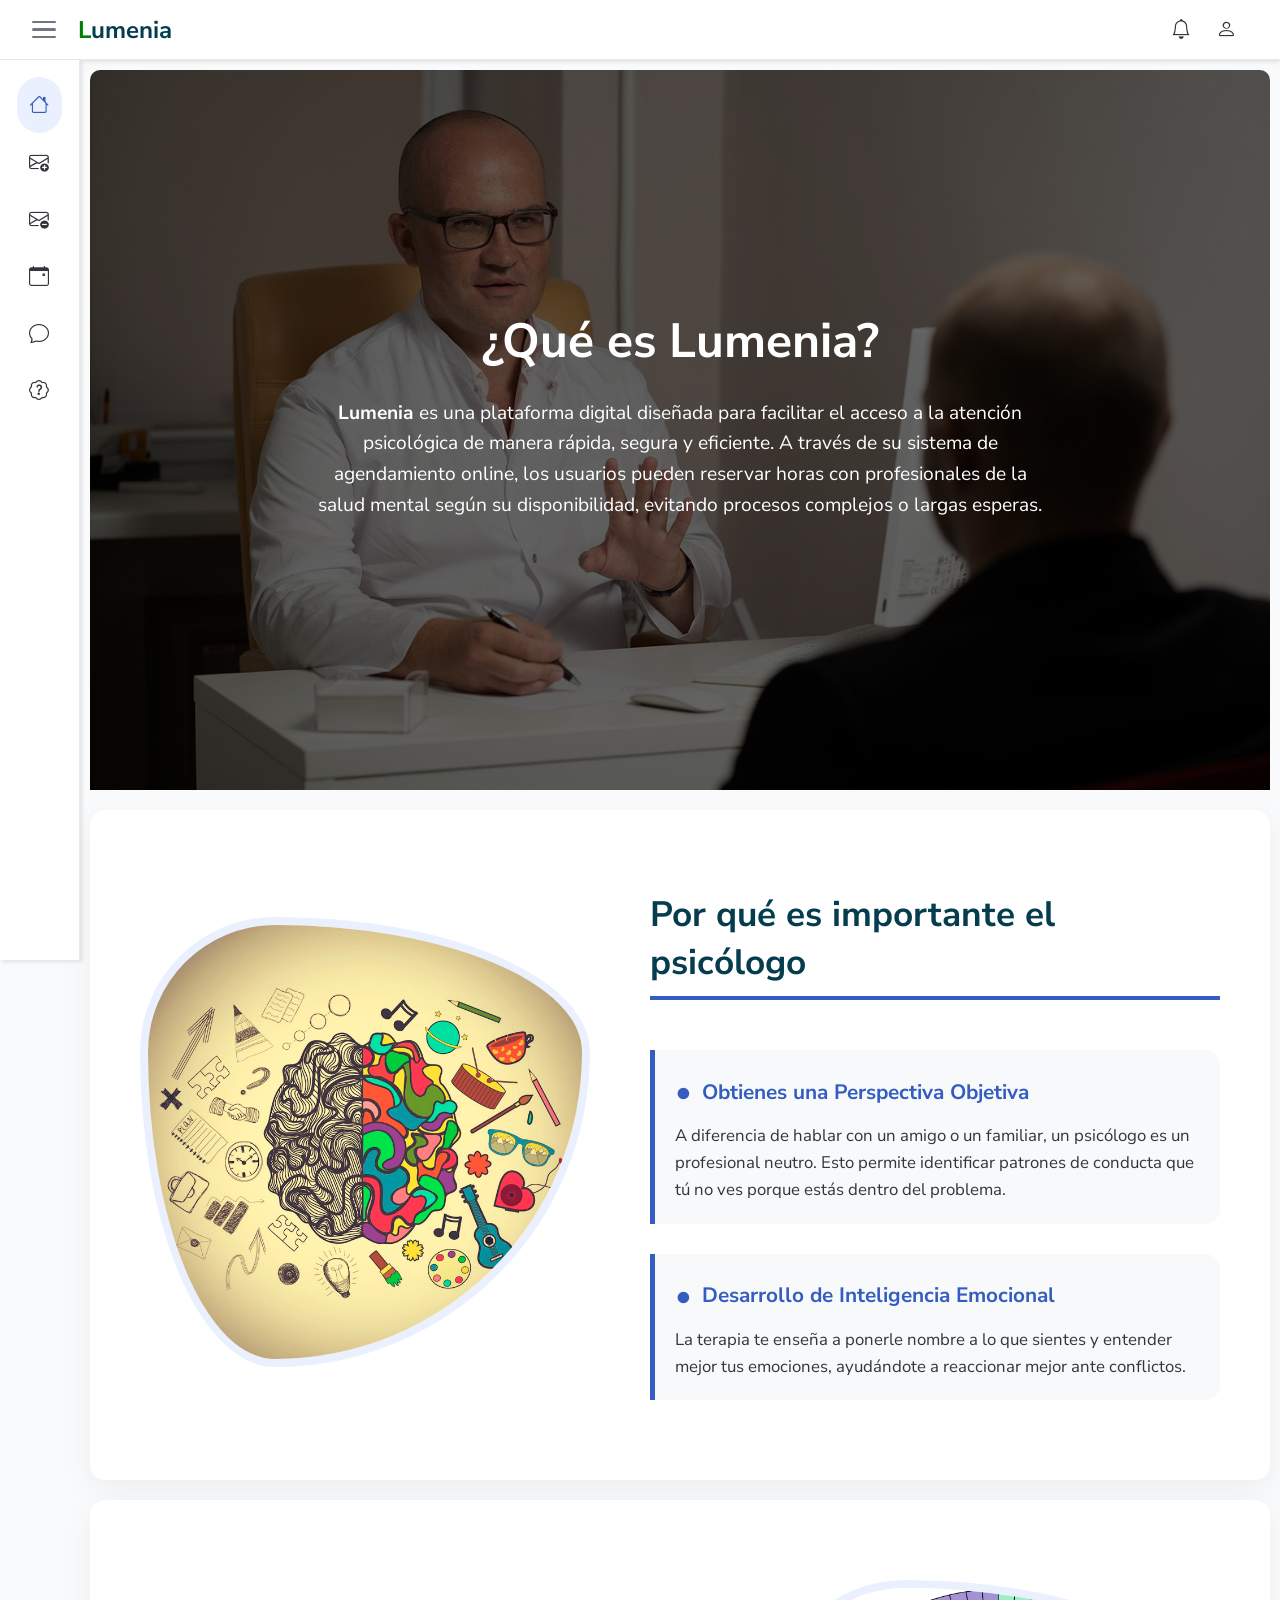
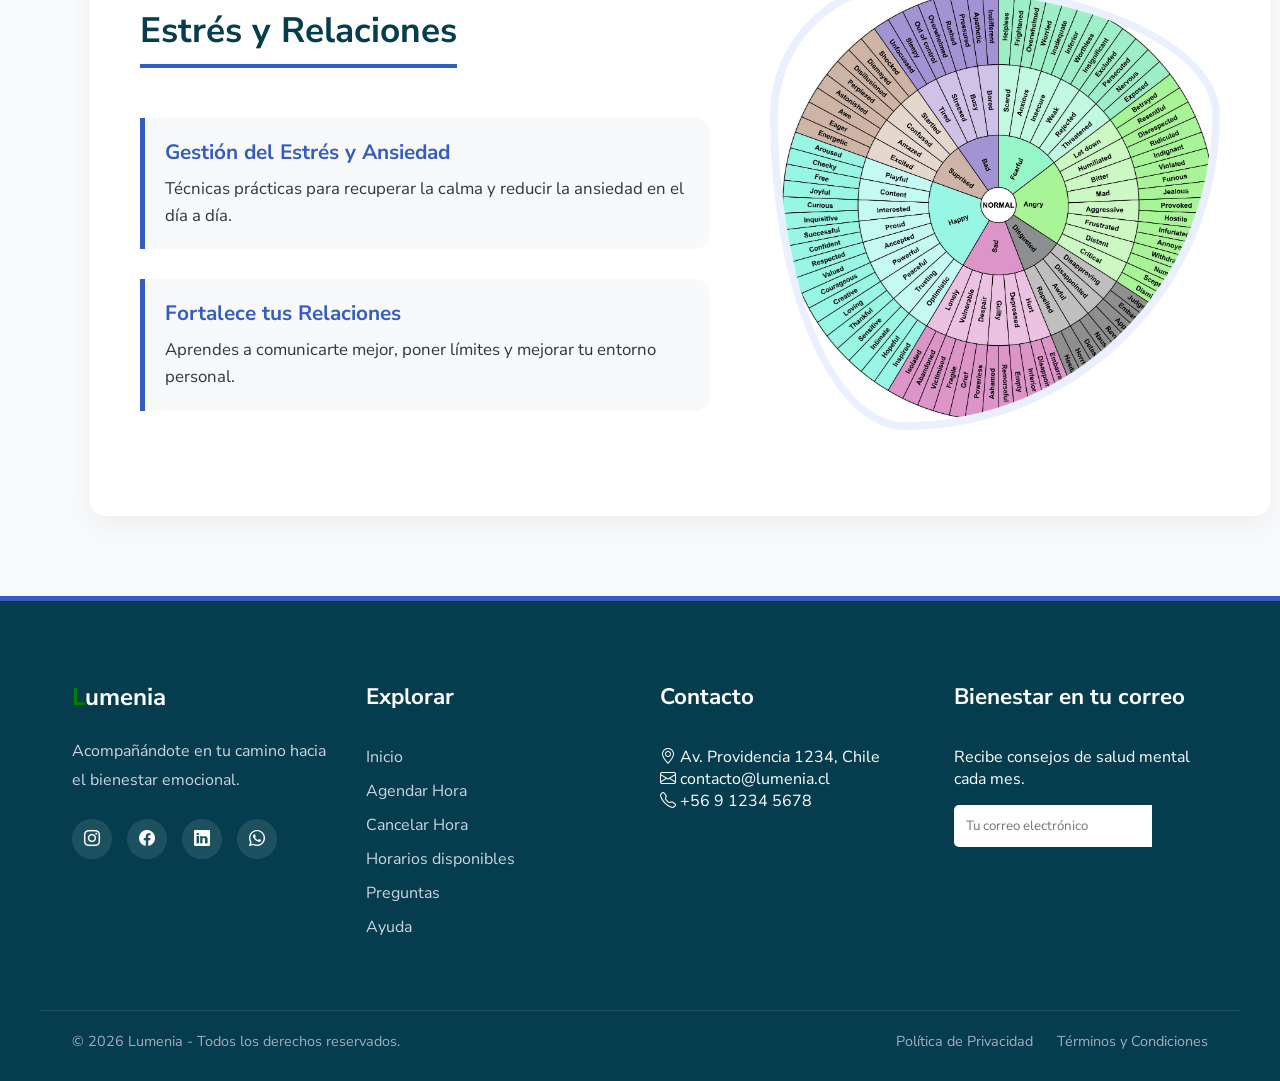
<file: index.html>
<!DOCTYPE html>
<html lang="es">

<head>
    <meta charset="UTF-8">
    <meta name="viewport" content="width=device-width, initial-scale=1.0">
    <title>Lumenia</title>

    <!-- CSS -->
    <link rel="stylesheet" href="static/css/style.css">

    <!-- Bootstrap Icons -->
    <link rel="stylesheet" href="https://cdn.jsdelivr.net/npm/bootstrap-icons@1.13.1/font/bootstrap-icons.min.css">
    <link rel="stylesheet" href="static/css/pages-notice.css">
</head>

<body>

    <!-- HEADER -->
    <header>
        <div class="left">
            <!-- Botón menú (móvil) -->
            <div class="menu-container">
                <div class="menu" id="menu">
                    <div></div>
                    <div></div>
                    <div></div>
                </div>
            </div>

            <div class="brand">
                <h1 class="logo"><span class="green">L</span>umenia</h1>
            </div>
        </div>

        <div class="right">
            <ul>
                <li><a href="#"><i class="bi bi-bell"></i></a></li>
                <li><a href="#" id="open-modal"><i class="bi bi-person"></i></a></li>
            </ul>

        </div>
        <!-- Modal -->
        <dialog class="dialog" id="modal">
            <button id="close-modal">
                <i class="bi bi-x"></i>
            </button>
            <div class="estilos">
                <ul>
                    <li><a href="#" class="zull">Iniciar sesión</a></li>
                    <li><a href="#" class="verdee">Crear cuenta</a></li>
                </ul>
            </div>
        </dialog>
        <!-- fin del modal -->
    </header>
    <!-- SIDEBAR -->
    <aside class="sidebar" id="sidebar">
    <nav>
        <ul>
            <li><a href="index.html" class="selected"><i class="bi bi-house"></i><span>Inicio</span></a></li>
            <li><a href="agendar-hora.html"><i class="bi bi-envelope-plus"></i><span>Agendar Hora</span></a></li>
            <li><a href="cancelar-hora.html"><i class="bi bi-envelope-dash"></i><span>Cancelar Hora</span></a></li>
            <li><a href="horarios.html"><i class="bi bi-calendar-event"></i><span>Horarios disponibles</span></a></li>
            <li><a href="ayuda.html"><i class="bi bi-chat"></i><span>Ayuda</span></a></li>
            <li><a href="preguntas.html"><i class="bi bi-patch-question"></i><span>Preguntas</span></a></li>
        </ul>
    </nav>
</aside>

    <!-- CONTENIDO -->
    <main class="container">

        <!-- HERO -->
        <section class="principio">
            <img src="static/images/doctor-5710150_1280.jpg" class="fondo-img">

            <div class="overlay"></div>

            <div class="caja">
                <div class="titular">
                    <h2>¿Qué es Lumenia?</h2>
                </div>
                <div class="text">
                    <p><b>Lumenia</b> es una plataforma digital diseñada para facilitar el acceso a la atención
                        psicológica de manera rápida, segura y eficiente. A través de su sistema de agendamiento online,
                        los usuarios pueden reservar horas con profesionales de la salud mental según su disponibilidad,
                        evitando procesos complejos o largas esperas.</p>
                </div>
            </div>
        </section>

        <!-- BENEFICIOS 1 -->
        <section class="beneficios_uno">
            <div class="iz_quierda">
                <img src="static/images/shutterstock_2559848801.jpg" alt="referencia psicología">
            </div>

            <div class="de_recha">
                <h2>Por qué es importante el psicólogo</h2>

                <div class="uno">
                    <h3>Obtienes una Perspectiva Objetiva</h3>
                    <p>
                        A diferencia de hablar con un amigo o un familiar, un psicólogo es un profesional neutro.
                        Esto permite identificar patrones de conducta que tú no ves porque estás dentro del problema.
                    </p>
                </div>

                <div class="uno">
                    <h3>Desarrollo de Inteligencia Emocional</h3>
                    <p>
                        La terapia te enseña a ponerle nombre a lo que sientes y entender mejor tus emociones,
                        ayudándote a reaccionar mejor ante conflictos.
                    </p>
                </div>
            </div>
        </section>

        <!-- BENEFICIOS 2 -->
        <section class="beneficios_dos">
            <div class="iz">
                <h2>Estrés y Relaciones</h2>

                <div class="dos">
                    <h3>Gestión del Estrés y Ansiedad</h3>
                    <p>
                        Técnicas prácticas para recuperar la calma y reducir la ansiedad en el día a día.
                    </p>
                </div>

                <div class="dos">
                    <h3>Fortalece tus Relaciones</h3>
                    <p>
                        Aprendes a comunicarte mejor, poner límites y mejorar tu entorno personal.
                    </p>
                </div>
            </div>

            <div class="der_echa">
                <img src="static/images/licensed-image.jfif" alt="emociones">
            </div>
        </section>
    </main>

    <!-- FOOTER -->
    <footer class="footer">
        <div class="footer-container">

            <div class="footer-column">
                <h2 class="logo"><span class="green">L</span>umenia</h2>
                <p class="footer-description">
                    Acompañándote en tu camino hacia el bienestar emocional.
                </p>

                <div class="social-links">
                    <a href="#"><i class="bi bi-instagram"></i></a>
                    <a href="#"><i class="bi bi-facebook"></i></a>
                    <a href="#"><i class="bi bi-linkedin"></i></a>
                    <a href="#"><i class="bi bi-whatsapp"></i></a>
                </div>
            </div>

            <div class="footer-column">
                <h3>Explorar</h3>
                <ul>
                    <li><a href="#">Inicio</a></li>
                    <li><a href="#">Agendar Hora</a></li>
                    <li><a href="#">Cancelar Hora</a></li>
                    <li><a href="#">Horarios disponibles</a></li>
                    <li><a href="#">Preguntas</a></li>
                    <li><a href="#">Ayuda</a></li>
                </ul>
            </div>

            <div class="footer-column">
                <h3>Contacto</h3>
                <p><i class="bi bi-geo-alt"></i> Av. Providencia 1234, Chile</p>
                <p><i class="bi bi-envelope"></i> contacto@lumenia.cl</p>
                <p><i class="bi bi-telephone"></i> +56 9 1234 5678</p>
            </div>

            <div class="footer-column">
                <h3>Bienestar en tu correo</h3>
                <p>Recibe consejos de salud mental cada mes.</p>
 
                <form class="newsletter-form">
                    <div class="input-group">
                        <input type="email" placeholder="Tu correo electrónico">

                    </div>
                </form>
            </div>

        </div>

        <div class="footer-bottom">
            <p>&copy; 2026 Lumenia - Todos los derechos reservados.</p>

            <div class="footer-legal">
                <a href="#">Política de Privacidad</a>
                <a href="#">Términos y Condiciones</a>
            </div>
        </div>
    </footer>

    <script src="static/js/script.js"></script>

    <script src="static/js/pages-static.js"></script>
</body>

</html>
</file>
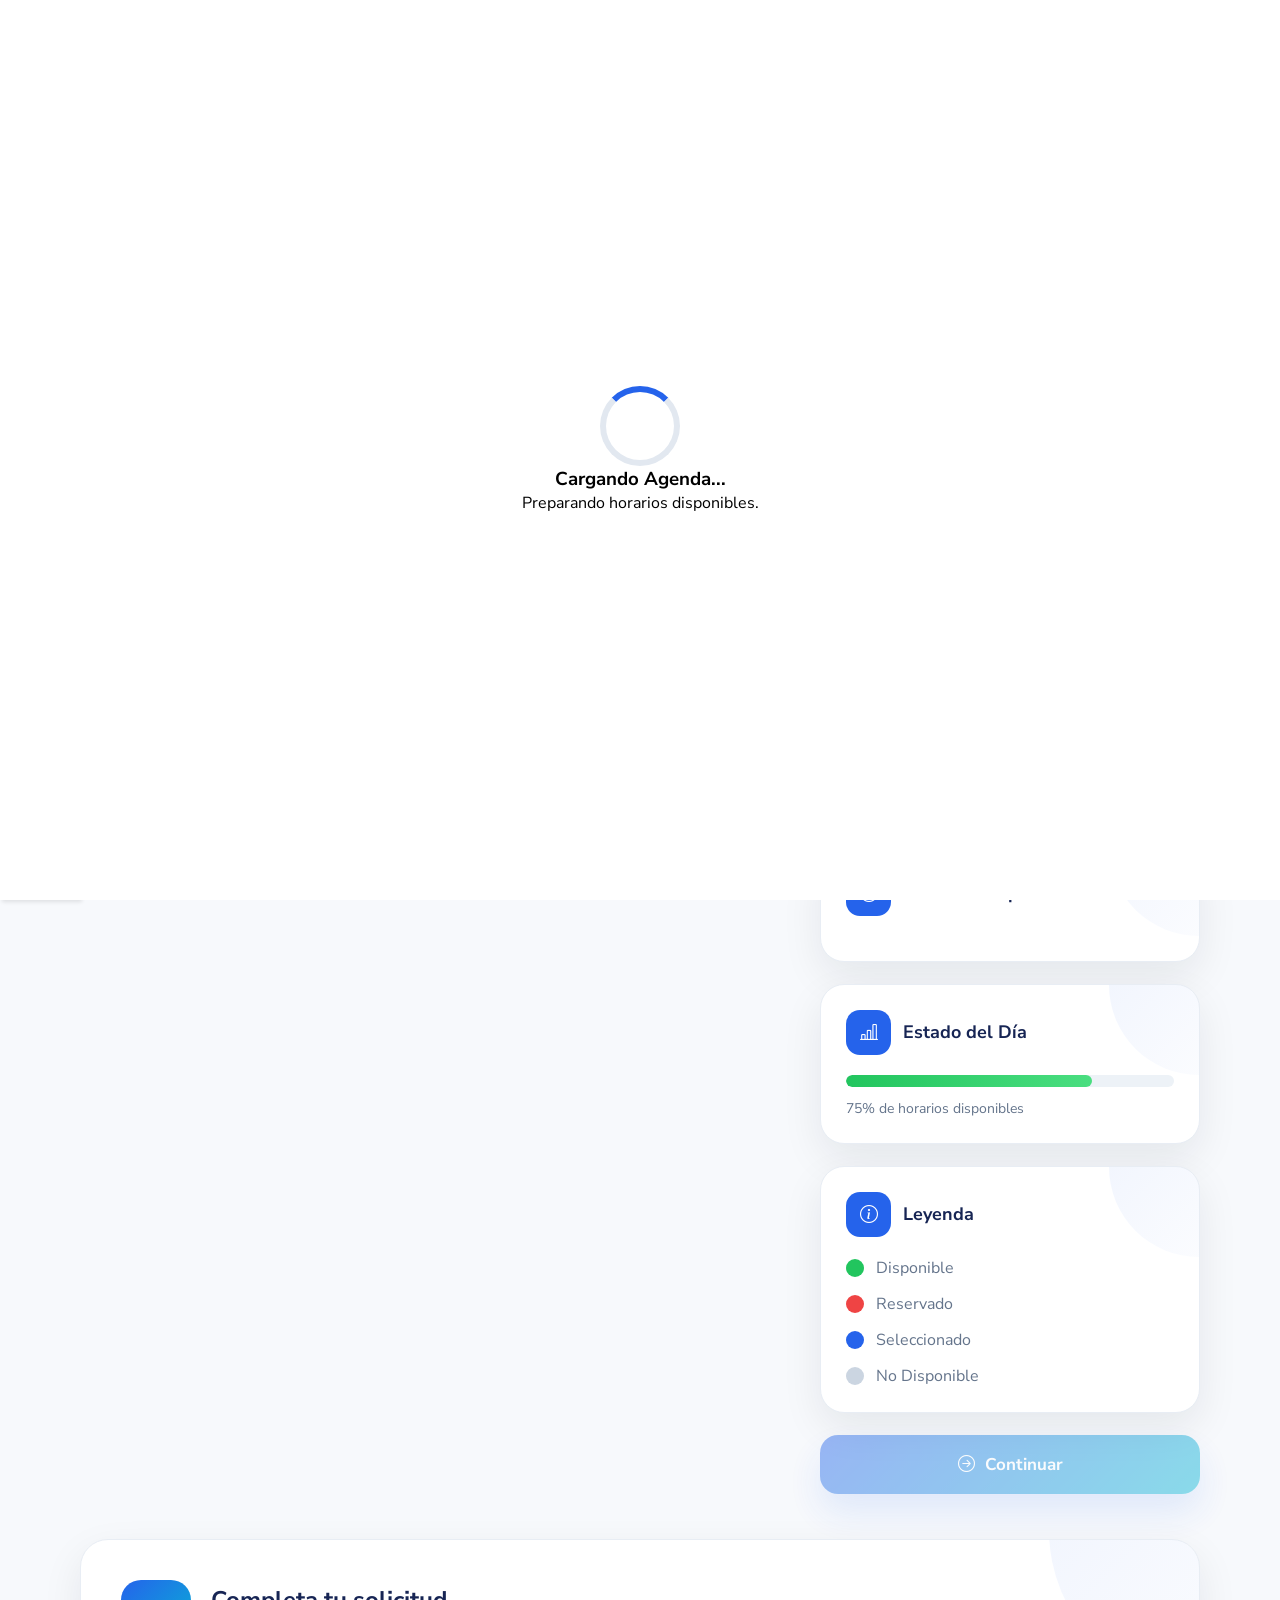
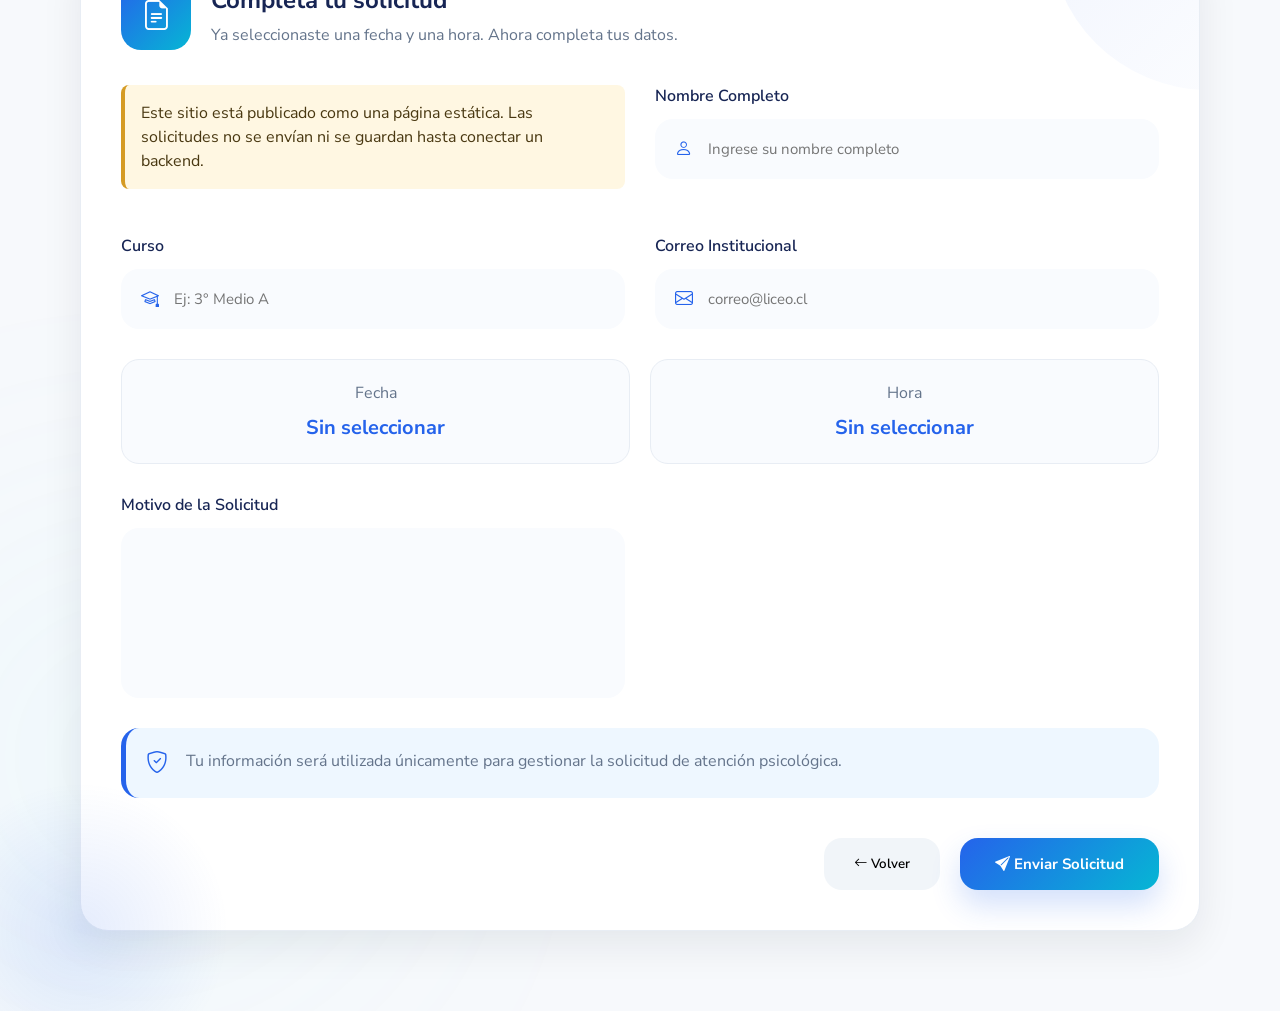
<file: agendar-hora.html>
<!DOCTYPE html>
<html lang="es">

<head>
    <meta charset="UTF-8">
    <meta name="viewport" content="width=device-width, initial-scale=1.0">
    <title>Lumenia</title>

    <link rel="stylesheet" href="static/css/solicitud_hora.css">

    <link rel="stylesheet" href="https://cdn.jsdelivr.net/npm/bootstrap-icons@1.13.1/font/bootstrap-icons.min.css">
    
    <link rel="icon" type="image/png" href="static/images/ChatGPT Image 31 may 2026, 04_40_27 a.m..png">
    <link rel="stylesheet" href="static/css/pages-notice.css">
</head>

<body>

    <header>
        <div class="left">
            <div class="menu-container">
                <div class="menu" id="menu">
                    <div></div>
                    <div></div>
                    <div></div>
                </div>
            </div>

            <div class="brand">
                <h1 class="logo"><span class="green">L</span>umenia</h1>
            </div>
        </div>

        <div class="right">
            <ul>
                <li><a href="#"><i class="bi bi-bell"></i></a></li>
                <li><a href="#" id="open-modal"><i class="bi bi-person"></i></a></li>
            </ul>
        </div>
        
        <dialog class="dialog" id="modal">
            <button id="close-modal">
                <i class="bi bi-x"></i>
            </button>
            <div class="estilos">
                <ul>
                    <li><a href="#" class="zull">Iniciar sesión</a></li>
                    <li><a href="#" class="verdee">Crear cuenta</a></li>
                </ul>
            </div>
        </dialog>
        </header>

    <aside class="sidebar" id="sidebar">
        <nav>
            <ul>
                <li><a href="index.html"><i class="bi bi-house"></i><span>Inicio</span></a></li>
                <li><a href="agendar-hora.html" class="selected"><i class="bi bi-envelope-plus"></i><span>Agendar Hora</span></a></li>
                <li><a href="cancelar-hora.html"><i class="bi bi-envelope-dash"></i><span>Cancelar Hora</span></a></li>
                <li><a href="horarios.html"><i class="bi bi-calendar-event"></i><span>Horarios disponibles</span></a></li>
                <li><a href="ayuda.html"><i class="bi bi-chat"></i><span>Ayuda</span></a></li>
                <li><a href="preguntas.html"><i class="bi bi-patch-question"></i><span>Preguntas</span></a></li>
            </ul>
        </nav>
    </aside>

    <main class="container">
       <main class="container">

    <section class="lm-dashboard">

        <!-- Luces -->
        <div class="lm-light"></div>
        <div class="lm-light-two"></div>

        <!-- Encabezado -->

        <section class="lm-top">

            <div class="lm-title">

                <span class="lm-subtitle">

                    Bienvenido a Lumenia

                </span>

                <h1>

                    Agenda Psicológica

                </h1>

                <p>

                    Selecciona un día disponible para solicitar una hora con el
                    psicólogo del establecimiento.

                </p>

            </div>

            <div class="lm-top-right">

                <button class="lm-btn-today">

                    <i class="bi bi-calendar-date"></i>

                    Hoy

                </button>

                <button class="lm-btn-refresh">

                    <i class="bi bi-arrow-repeat"></i>

                </button>

            </div>

        </section>

        <!-- Tarjetas -->

        <section class="lm-cards">

            <article class="lm-card">

                <div class="lm-card-icon available">

                    <i class="bi bi-calendar-check"></i>

                </div>

                <div>

                    <span>

                        Días disponibles

                    </span>

                    <h2 id="availableDays">

                        18

                    </h2>

                </div>

            </article>

            <article class="lm-card">

                <div class="lm-card-icon reserved">

                    <i class="bi bi-calendar-x"></i>

                </div>

                <div>

                    <span>

                        Reservados

                    </span>

                    <h2 id="reservedDays">

                        9

                    </h2>

                </div>

            </article>

            <article class="lm-card">

                <div class="lm-card-icon pending">

                    <i class="bi bi-clock-history"></i>

                </div>

                <div>

                    <span>

                        Pendientes

                    </span>

                    <h2>

                        4

                    </h2>

                </div>

            </article>

            <article class="lm-card">

                <div class="lm-card-icon doctor">

                    <i class="bi bi-person-heart"></i>

                </div>

                <div>

                    <span>

                        Psicólogos

                    </span>

                    <h2>

                        2

                    </h2>

                </div>

            </article>

        </section>

        <!-- Contenedor principal -->

        <section class="lm-calendar-layout">

            <!-- Calendario -->

            <section class="lm-calendar-box">

                <div class="lm-calendar-header">

                    <button id="prevMonth">

                        <i class="bi bi-chevron-left"></i>

                    </button>

                    <h2 id="monthTitle">

                        Julio 2026

                    </h2>

                    <button id="nextMonth">

                        <i class="bi bi-chevron-right"></i>

                    </button>

                </div>

                <!-- Días -->

                <div class="lm-weekdays">

                    <span>Lun</span>
                    <span>Mar</span>
                    <span>Mié</span>
                    <span>Jue</span>
                    <span>Vie</span>
                    <span>Sáb</span>
                    <span>Dom</span>

                </div>

                <!-- JavaScript construirá el calendario aquí -->

                <div id="calendar" class="lm-calendar-grid">

                </div>

            </section>
                        <!-- ====================================== -->
            <!-- PANEL DERECHO -->
            <!-- ====================================== -->

            <aside class="lm-side-panel">

                <!-- Información de la fecha -->

                <div class="lm-info-card">

                    <div class="lm-card-title">

                        <i class="bi bi-calendar-event"></i>

                        <h3>

                            Fecha seleccionada

                        </h3>

                    </div>

                    <div class="lm-selected-date">

                        <h2 id="selectedDate">

                            Ningún día seleccionado

                        </h2>

                        <p>

                            Selecciona un día disponible para continuar.

                        </p>

                    </div>

                </div>

                <!-- Psicólogo -->

                <div class="lm-info-card">

                    <div class="lm-card-title">

                        <i class="bi bi-person-heart"></i>

                        <h3>

                            Profesional

                        </h3>

                    </div>

                    <div class="lm-doctor">

                        <div class="lm-avatar">

                            <i class="bi bi-person-fill"></i>

                        </div>

                        <div>

                            <h4>

                                Psicólogo Escolar

                            </h4>

                            <span>

                                Departamento de Convivencia

                            </span>

                        </div>

                    </div>

                </div>

                <!-- Horarios -->

                <div class="lm-info-card">

                    <div class="lm-card-title">

                        <i class="bi bi-clock"></i>

                        <h3>

                            Horarios Disponibles

                        </h3>

                    </div>

                    <div id="hourContainer" class="lm-hours">

                        <!-- JavaScript agregará los horarios -->

                    </div>

                </div>

                <!-- Estado -->

                <div class="lm-info-card">

                    <div class="lm-card-title">

                        <i class="bi bi-bar-chart-line"></i>

                        <h3>

                            Estado del Día

                        </h3>

                    </div>

                    <div class="lm-progress">

                        <div class="lm-progress-bar">

                            <div class="lm-progress-fill">

                            </div>

                        </div>

                        <span>

                            75% de horarios disponibles

                        </span>

                    </div>

                </div>

                <!-- Leyenda -->

                <div class="lm-info-card">

                    <div class="lm-card-title">

                        <i class="bi bi-info-circle"></i>

                        <h3>

                            Leyenda

                        </h3>

                    </div>

                    <div class="lm-legend">

                        <div>

                            <span class="legend available"></span>

                            Disponible

                        </div>

                        <div>

                            <span class="legend occupied"></span>

                            Reservado

                        </div>

                        <div>

                            <span class="legend selected"></span>

                            Seleccionado

                        </div>

                        <div>

                            <span class="legend disabled"></span>

                            No Disponible

                        </div>

                    </div>

                </div>

                <!-- Botón -->

                <button
                    class="lm-next-btn"
                    id="continueButton"
                    disabled>

                    <i class="bi bi-arrow-right-circle"></i>

                    Continuar

                </button>

            </aside>

        </section>

        <!-- ====================================== -->
        <!-- FORMULARIO -->
        <!-- (Oculto al principio) -->
        <!-- ====================================== -->

        <section
            class="lm-form-section"
            id="requestForm">

            <div class="lm-form-header">

                <i class="bi bi-file-earmark-text"></i>

                <div>

                    <h2>

                        Completa tu solicitud

                    </h2>

                    <p>

                        Ya seleccionaste una fecha y una hora.
                        Ahora completa tus datos.

                    </p>

                </div>

            </div>
            <form
    class="lm-form"
    id="formulario-solicitud"
    data-static-only
   >

    <!-- Datos ocultos -->
    <input
        type="hidden"
        name="fecha"
        id="fechaSeleccionada">

    <input
        type="hidden"
        name="hora"
        id="horaSeleccionada">

    <!-- Nombre -->

    <div class="lm-input-group">

        <label>

            Nombre Completo

        </label>

        <div class="lm-input">

            <i class="bi bi-person"></i>

            <input
                type="text"
                name="nombre"
                placeholder="Ingrese su nombre completo"
                required>

        </div>

    </div>

    <!-- Curso -->

    <div class="lm-input-group">

        <label>

            Curso

        </label>

        <div class="lm-input">

            <i class="bi bi-mortarboard"></i>

            <input
                type="text"
                name="curso"
                placeholder="Ej: 3° Medio A"
                required>

        </div>

    </div>

    <!-- Correo -->

    <div class="lm-input-group">

        <label>

            Correo Institucional

        </label>

        <div class="lm-input">

            <i class="bi bi-envelope"></i>

            <input
                type="email"
                name="correo"
                placeholder="correo@liceo.cl"
                required>

        </div>

    </div>

    <!-- Resumen -->

    <div class="lm-summary">

        <div>

            <span>

                Fecha

            </span>

            <strong id="summaryDate">

                Sin seleccionar

            </strong>

        </div>

        <div>

            <span>

                Hora

            </span>

            <strong id="summaryHour">

                Sin seleccionar

            </strong>

        </div>

    </div>

    <!-- Motivo -->

    <div class="lm-input-group">

        <label>

            Motivo de la Solicitud

        </label>

        <textarea
            name="motivo"
            rows="6"
            placeholder="Describe brevemente el motivo de la atención..."
            required>

        </textarea>

    </div>

    <!-- Aviso -->

    <div class="lm-alert">

        <i class="bi bi-shield-check"></i>

        <p>

            Tu información será utilizada únicamente para gestionar
            la solicitud de atención psicológica.

        </p>

    </div>

    <!-- Botones -->

    <div class="lm-buttons">

        <button
            type="button"
            class="lm-back-btn">

            <i class="bi bi-arrow-left"></i>

            Volver

        </button>

        <button
            type="submit"
            class="lm-send-btn">

            <i class="bi bi-send-fill"></i>

            Enviar Solicitud

        </button>

    </div>

</form>

</section>
    <!-- ===================================================== -->
    <!-- MODAL DE CONFIRMACIÓN -->
    <!-- ===================================================== -->

    <div class="lm-modal" id="confirmModal">

        <div class="lm-modal-content">

            <div class="lm-modal-icon">

                <i class="bi bi-calendar-check"></i>

            </div>

            <h2>

                Confirmar Solicitud

            </h2>

            <p>

                Revisa que la información sea correcta antes de enviar la solicitud.

            </p>

            <div class="lm-modal-summary">

                <div>

                    <span>Fecha</span>

                    <strong id="modalDate">

                        --

                    </strong>

                </div>

                <div>

                    <span>Hora</span>

                    <strong id="modalHour">

                        --

                    </strong>

                </div>

            </div>

            <div class="lm-modal-buttons">

                <button
                    class="lm-modal-cancel"
                    id="cancelReservation">

                    Cancelar

                </button>

                <button
                    class="lm-modal-confirm"
                    id="confirmReservation">

                    Confirmar

                </button>

            </div>

        </div>

    </div>

    <!-- ===================================================== -->
    <!-- TOAST -->
    <!-- ===================================================== -->

    <div
        class="lm-toast"
        id="toastSuccess">

        <i class="bi bi-check-circle-fill"></i>

        <span>

            Solicitud enviada correctamente.

        </span>

    </div>

    <!-- ===================================================== -->
    <!-- TOOLTIP -->
    <!-- ===================================================== -->

    <div
        class="lm-tooltip"
        id="calendarTooltip">

        <strong>

            Día Disponible

        </strong>

        <small>

            Haz clic para reservar.

        </small>

    </div>

    <!-- ===================================================== -->
    <!-- PANTALLA DE CARGA -->
    <!-- ===================================================== -->

    <div
        class="lm-loader"
        id="pageLoader">

        <div class="lm-loader-box">

            <div class="lm-spinner"></div>

            <h3>

                Cargando Agenda...

            </h3>

            <p>

                Preparando horarios disponibles.

            </p>

        </div>

    </div>

    <!-- ===================================================== -->
    <!-- BOTÓN VOLVER ARRIBA -->
    <!-- ===================================================== -->

    <button
        class="lm-scroll-top"
        id="scrollTop">

        <i class="bi bi-arrow-up"></i>

    </button>

    <!-- ===================================================== -->
    <!-- EFECTO DE LUZ -->
    <!-- ===================================================== -->

    <div class="lm-mouse-light"></div>

    <!-- ===================================================== -->
    <!-- PARTÍCULAS -->
    <!-- ===================================================== -->

    <div id="lm-particles"></div>
    
    </main>
    
    <script src="static/js/script.js"></script>
    <script src="static/js/pages-static.js"></script>
</body>

</html>
</file>
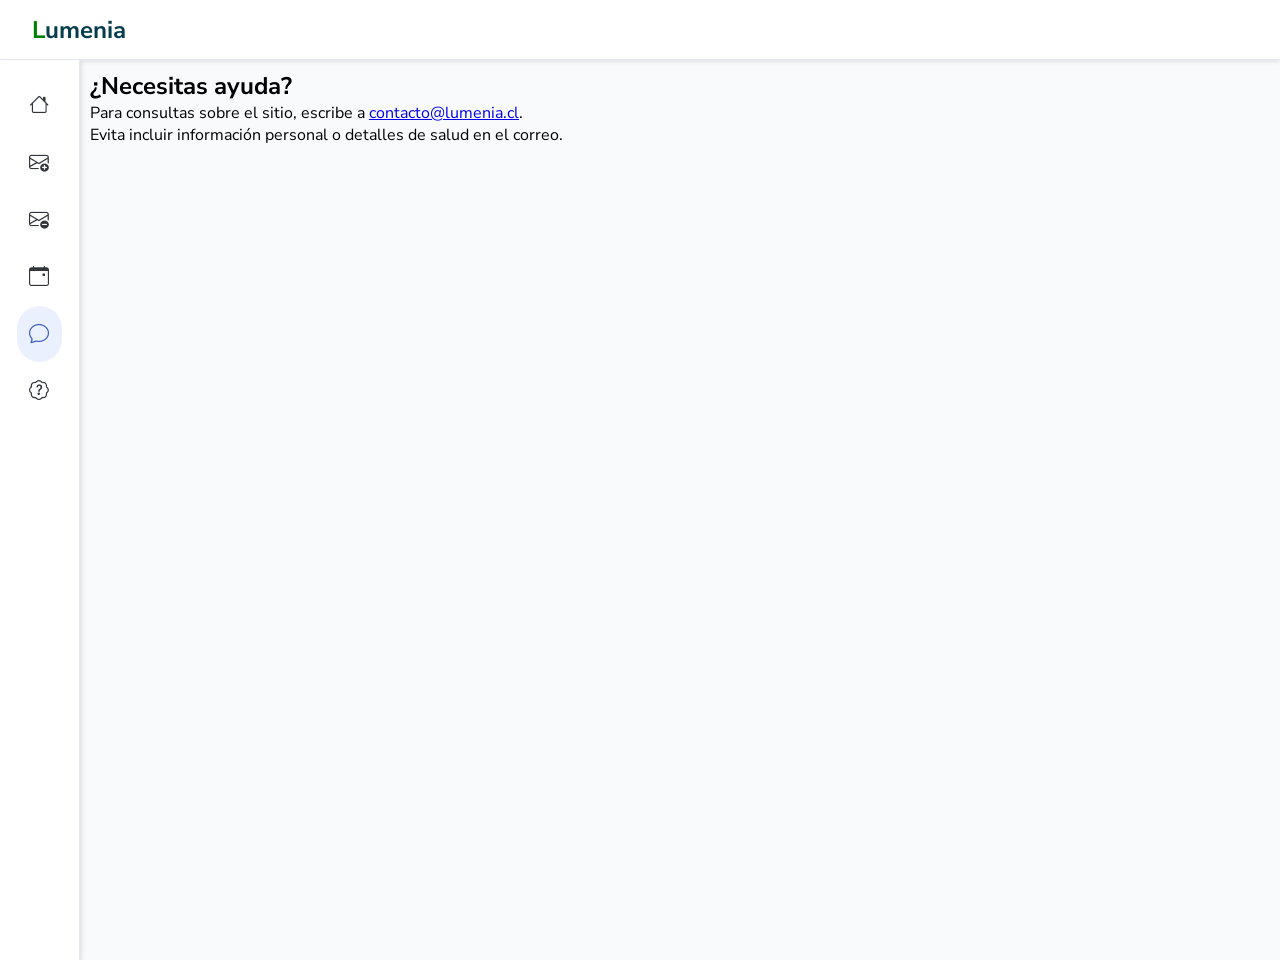
<file: ayuda.html>
<!DOCTYPE html>
<html lang="es">
<head>
    <meta charset="UTF-8">
    <meta name="viewport" content="width=device-width, initial-scale=1.0">
    <title>Ayuda | Lumenia</title>
    <link rel="stylesheet" href="static/css/style.css">
    <link rel="stylesheet" href="https://cdn.jsdelivr.net/npm/bootstrap-icons@1.13.1/font/bootstrap-icons.min.css">
    <link rel="stylesheet" href="static/css/pages-notice.css">
</head>
<body>
    <header>
        <div class="left"><div class="brand"><h1 class="logo"><span class="green">L</span>umenia</h1></div></div>
    </header>
    <aside class="sidebar">
        <nav><ul>
            <li><a href="index.html"><i class="bi bi-house"></i><span>Inicio</span></a></li>
            <li><a href="agendar-hora.html"><i class="bi bi-envelope-plus"></i><span>Agendar Hora</span></a></li>
            <li><a href="cancelar-hora.html"><i class="bi bi-envelope-dash"></i><span>Cancelar Hora</span></a></li>
            <li><a href="horarios.html"><i class="bi bi-calendar-event"></i><span>Horarios disponibles</span></a></li>
            <li><a href="ayuda.html" class="selected"><i class="bi bi-chat"></i><span>Ayuda</span></a></li>
            <li><a href="preguntas.html"><i class="bi bi-patch-question"></i><span>Preguntas</span></a></li>
        </ul></nav>
    </aside>
    <main class="container">
        <section>
            <h2>¿Necesitas ayuda?</h2>
            <p>Para consultas sobre el sitio, escribe a <a href="mailto:contacto@lumenia.cl">contacto@lumenia.cl</a>.</p>
            <p>Evita incluir información personal o detalles de salud en el correo.</p>
        </section>
    </main>
    <script src="static/js/pages-static.js"></script>
</body>
</html>
</file>
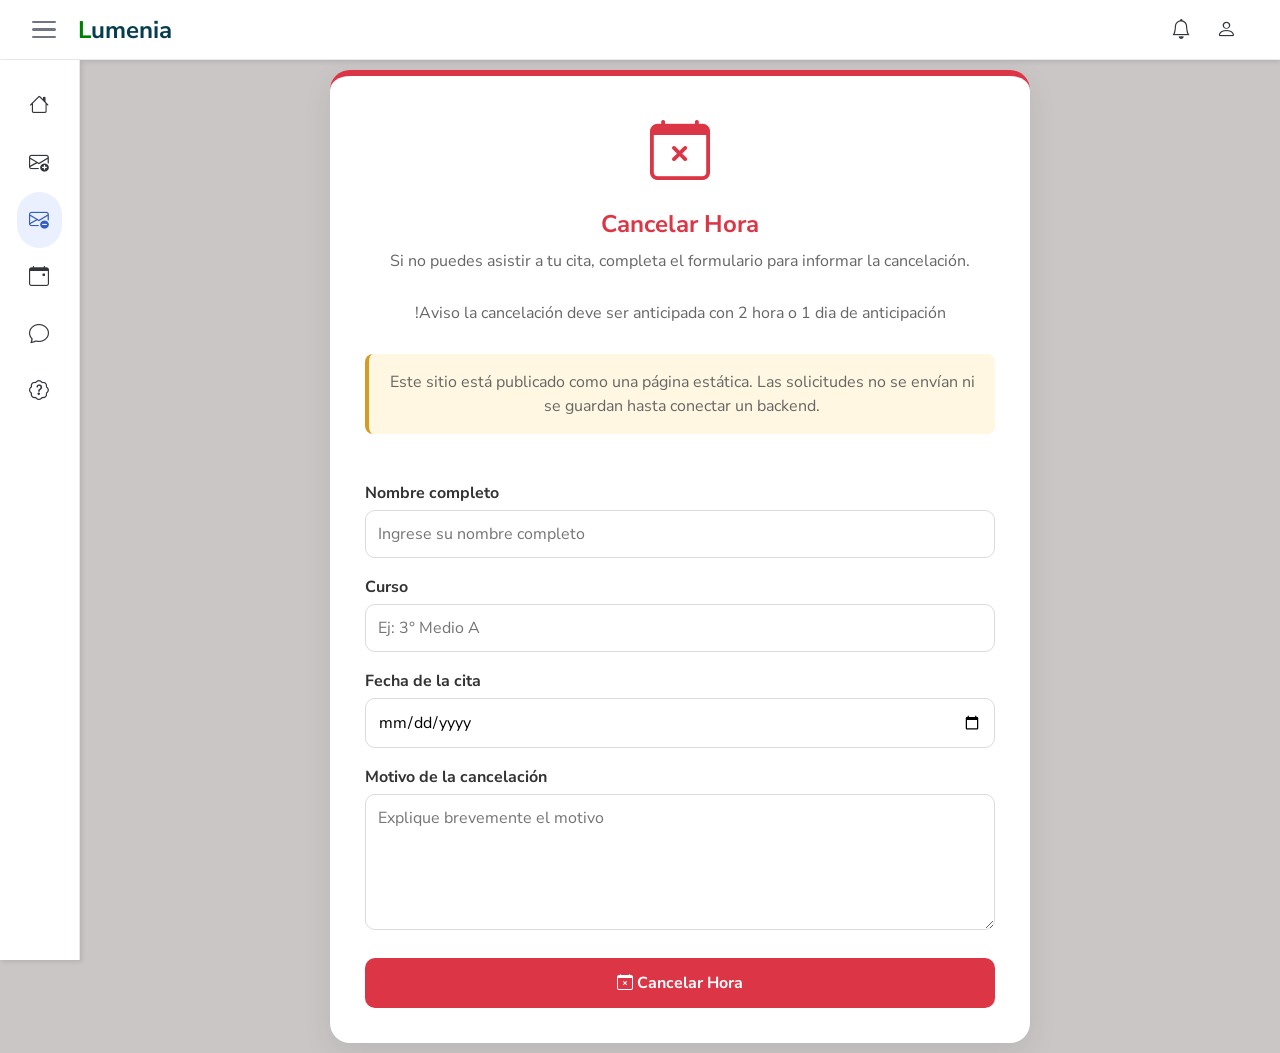
<file: cancelar-hora.html>
<!DOCTYPE html>
<html lang="es">

<head>
    <meta charset="UTF-8">
    <meta name="viewport" content="width=device-width, initial-scale=1.0">
    <title>Lumenia</title>

    <!-- CSS -->
    <link rel="stylesheet" href="static/css/cancelar_hora.css">

    <!-- Bootstrap Icons -->
    <link rel="stylesheet" href="https://cdn.jsdelivr.net/npm/bootstrap-icons@1.13.1/font/bootstrap-icons.min.css">
    <link rel="stylesheet" href="static/css/pages-notice.css">
</head>

<body>

    <!-- HEADER -->
    <header>
        <div class="left">
            <!-- Botón menú (móvil) -->
            <div class="menu-container">
                <div class="menu" id="menu">
                    <div></div>
                    <div></div>
                    <div></div>
                </div>
            </div>

            <div class="brand">
                <h1 class="logo"><span class="green">L</span>umenia</h1>
            </div>
        </div>

        <div class="right">
            <ul>
                <li><a href="#"><i class="bi bi-bell"></i></a></li>
                <li><a href="#" id="open-modal"><i class="bi bi-person"></i></a></li>
            </ul>

        </div>
        <!-- Modal -->
        <dialog class="dialog" id="modal">
            <button id="close-modal">
                <i class="bi bi-x"></i>
            </button>
            <div class="estilos">
                <ul>
                    <li><a href="#" class="zull">Iniciar sesión</a></li>
                    <li><a href="#" class="verdee">Crear cuenta</a></li>
                </ul>
            </div>
        </dialog>
        <!-- fin del modal -->
    </header>
    <!-- SIDEBAR -->
    <aside class="sidebar" id="sidebar">
    <nav>
        <ul>
            <li><a href="index.html"><i class="bi bi-house"></i><span>Inicio</span></a></li>
            <li><a href="agendar-hora.html"><i class="bi bi-envelope-plus"></i><span>Agendar Hora</span></a></li>
            <li><a href="cancelar-hora.html"  class="selected"><i class="bi bi-envelope-dash"></i><span>Cancelar Hora</span></a></li>
            <li><a href="horarios.html"><i class="bi bi-calendar-event"></i><span>Horarios disponibles</span></a></li>
            <li><a href="ayuda.html"><i class="bi bi-chat"></i><span>Ayuda</span></a></li>
            <li><a href="preguntas.html"><i class="bi bi-patch-question"></i><span>Preguntas</span></a></li>
        </ul>
    </nav>
</aside>

    <!-- CONTENIDO -->
    <main class="container">
    <section class="cancelar-hora">

    <div class="cancelar-icono">
        <i class="bi bi-calendar-x"></i>
    </div>

    <h2>Cancelar Hora</h2>

    <p>
        Si no puedes asistir a tu cita, completa el formulario para informar la cancelación.
    </p>
    <p>!Aviso la cancelación deve ser anticipada con 2 hora o 1 dia de anticipación</p>

    <form class="formulario-cancelar" data-static-only>

        <div class="campo">
            <label for="nombre">Nombre completo</label>
            <input type="text" id="nombre" placeholder="Ingrese su nombre completo" required>
        </div>

        <div class="campo">
            <label for="curso">Curso</label>
            <input type="text" id="curso" placeholder="Ej: 3° Medio A" required>
        </div>

        <div class="campo">
            <label for="fecha">Fecha de la cita</label>
            <input type="date" id="fecha" required>
        </div>

        <div class="campo">
            <label for="motivo">Motivo de la cancelación</label>
            <textarea id="motivo" rows="5" placeholder="Explique brevemente el motivo"></textarea>
        </div>

        <button type="submit" class="btn-cancelar">
            <i class="bi bi-calendar-x"></i>
            Cancelar Hora
        </button>

    </form>

</section>

    </main>

    <script src="static/js/script.js"></script>

    <script src="static/js/pages-static.js"></script>
</body>

</html>
</file>
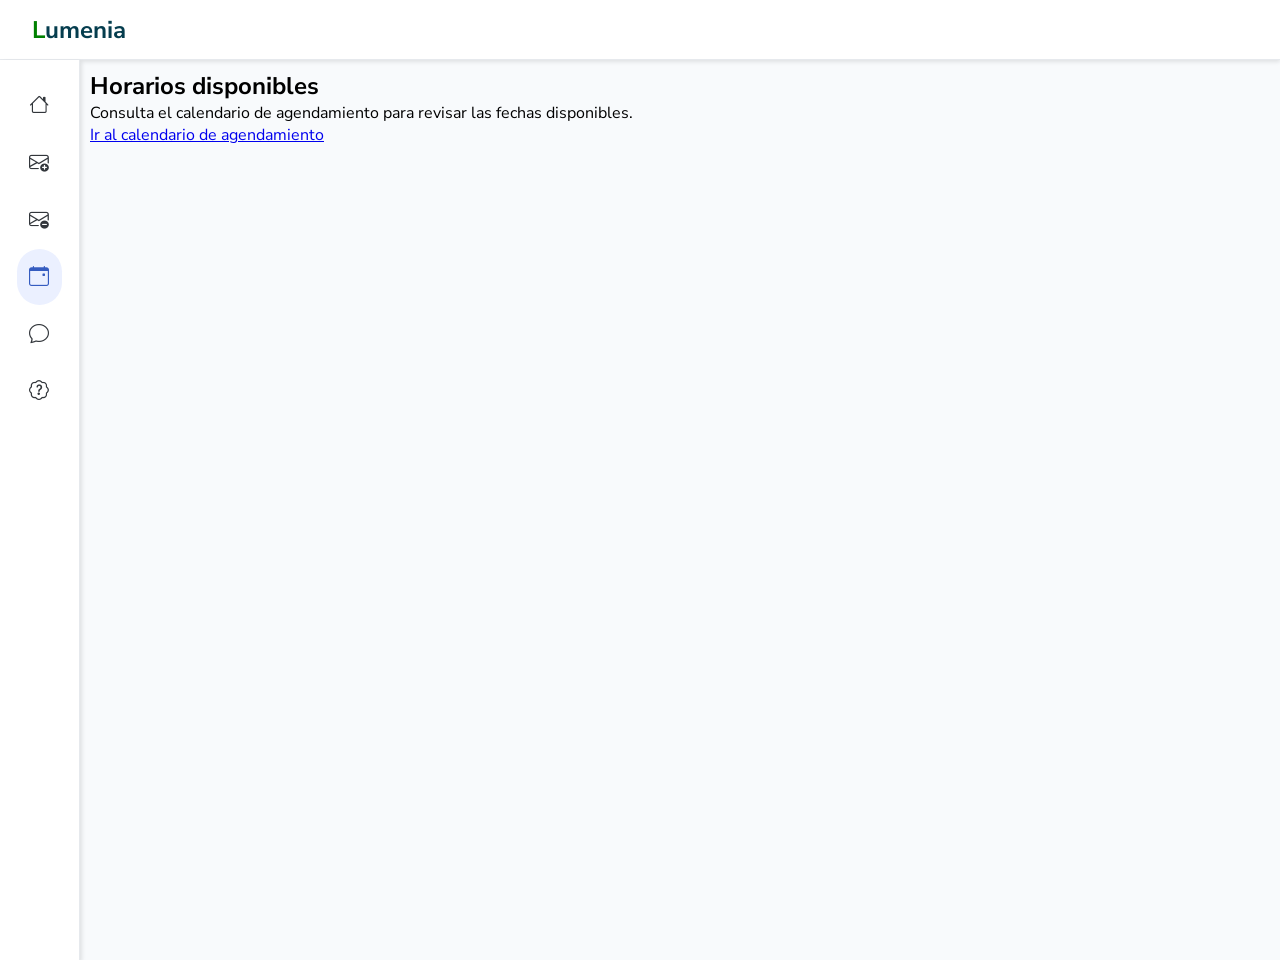
<file: horarios.html>
<!DOCTYPE html>
<html lang="es">
<head>
    <meta charset="UTF-8">
    <meta name="viewport" content="width=device-width, initial-scale=1.0">
    <title>Horarios disponibles | Lumenia</title>
    <link rel="stylesheet" href="static/css/style.css">
    <link rel="stylesheet" href="https://cdn.jsdelivr.net/npm/bootstrap-icons@1.13.1/font/bootstrap-icons.min.css">
    <link rel="stylesheet" href="static/css/pages-notice.css">
</head>
<body>
    <header>
        <div class="left"><div class="brand"><h1 class="logo"><span class="green">L</span>umenia</h1></div></div>
    </header>
    <aside class="sidebar">
        <nav><ul>
            <li><a href="index.html"><i class="bi bi-house"></i><span>Inicio</span></a></li>
            <li><a href="agendar-hora.html"><i class="bi bi-envelope-plus"></i><span>Agendar Hora</span></a></li>
            <li><a href="cancelar-hora.html"><i class="bi bi-envelope-dash"></i><span>Cancelar Hora</span></a></li>
            <li><a href="horarios.html" class="selected"><i class="bi bi-calendar-event"></i><span>Horarios disponibles</span></a></li>
            <li><a href="ayuda.html"><i class="bi bi-chat"></i><span>Ayuda</span></a></li>
            <li><a href="preguntas.html"><i class="bi bi-patch-question"></i><span>Preguntas</span></a></li>
        </ul></nav>
    </aside>
    <main class="container">
        <section>
            <h2>Horarios disponibles</h2>
            <p>Consulta el calendario de agendamiento para revisar las fechas disponibles.</p>
            <p><a href="agendar-hora.html">Ir al calendario de agendamiento</a></p>
        </section>
    </main>
    <script src="static/js/pages-static.js"></script>
</body>
</html>
</file>
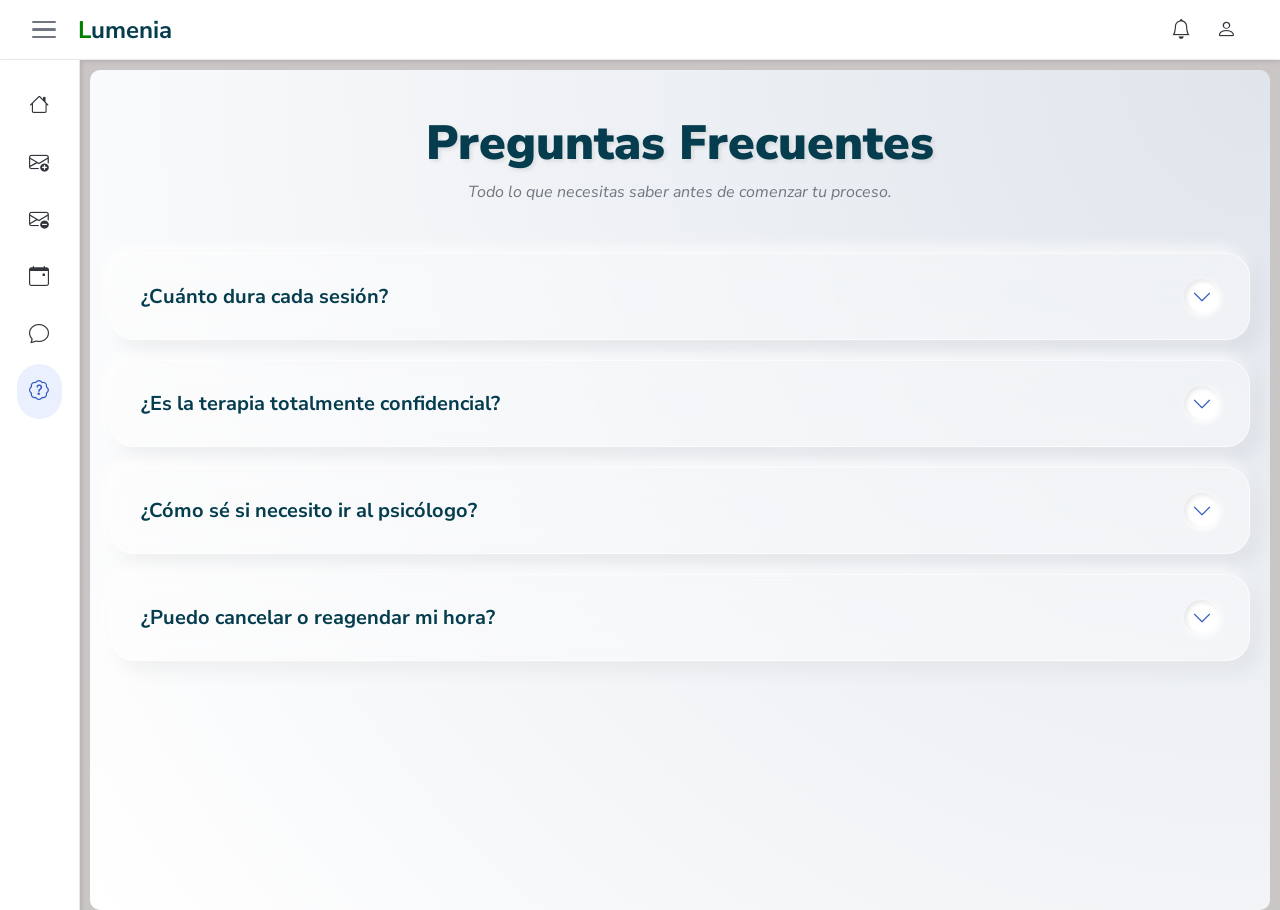
<file: preguntas.html>
<!DOCTYPE html>
<html lang="en">
<head> <!-- Inicio de la cabeza de la pagina -->
    <meta charset="UTF-8">
    <meta name="viewport" content="width=device-width, initial-scale=1.0">
    <title>Lumenia</title>
    <!-- CSS -->
    <link rel="stylesheet" href="static/css/preguntas.css">
    <!-- Boostrap Icons -->
    <link rel="stylesheet" href="https://cdn.jsdelivr.net/npm/bootstrap-icons@1.13.1/font/bootstrap-icons.min.css">
    <link rel="stylesheet" href="static/css/pages-notice.css">
</head> <!-- Fin d ela cabeza de la pagina -->
 <header> <!-- Inicio de header -->
        <div class="left"> <!-- Inicio de left -->
            <div class="menu-container"> <!-- Inicio de menu-container -->
                <div class="menu" id="menu"> <!-- Inicio menu -->
                    <div></div>
                    <div></div>
                    <div></div>
                </div> <!-- Fin menu -->
            </div> <!-- Fin de menu-container -->
            <div class="brand"> <!-- Inicio de breand -->
                <h1 class="logo"><span class="green">L</span>umenia</h1>
            </div> <!-- Fin de breand -->
        </div> <!-- Fin de left -->
        <div class="right"> <!-- inicio de right -->
            <ul> <!-- Inicio de ul -->
                <li><a href="#"><i class="bi bi-bell"></i></a></li>
                <li><a href="#"><i class="bi bi-person"></i></a></li>
            </ul> <!-- Fin de ul -->
        </div> <!-- Fin de right -->
    </header> <!-- Fin de header -->
    <aside class="sidebar" id="sidebar">
    <nav>
        <ul>
            <li><a href="index.html"><i class="bi bi-house"></i><span>Inicio</span></a></li>
            <li><a href="agendar-hora.html"><i class="bi bi-envelope-plus"></i><span>Agendar Hora</span></a></li>
            <li><a href="cancelar-hora.html"><i class="bi bi-envelope-dash"></i><span>Cancelar Hora</span></a></li>
            <li><a href="horarios.html"><i class="bi bi-calendar-event"></i><span>Horarios disponibles</span></a></li>
            <li><a href="ayuda.html"><i class="bi bi-chat"></i><span>Ayuda</span></a></li>
            <li><a href="preguntas.html" class="selected"><i class="bi bi-patch-question"></i><span>Preguntas</span></a></li>
        </ul>
    </nav>
</aside>
    <main class="container">
        <section class="faq-section">
    <div class="faq-container">
        <h2 class="faq-title">Preguntas Frecuentes</h2>
        <p class="faq-subtitle">Todo lo que necesitas saber antes de comenzar tu proceso.</p>

        <div class="faq-list">
            <div class="faq-item">
                <button class="faq-question">
                    ¿Cuánto dura cada sesión?
                    <i class="bi bi-chevron-down"></i>
                </button>
                <div class="faq-answer">
                    <p>Las sesiones individuales tienen una duración aproximada de 45 a 50 minutos. Las sesiones de pareja o familiares pueden extenderse hasta los 70-80 minutos según el caso.</p>
                </div>
            </div>

            <div class="faq-item">
                <button class="faq-question">
                    ¿Es la terapia totalmente confidencial?
                    <i class="bi bi-chevron-down"></i>
                </button>
                <div class="faq-answer">
                    <p>Absolutamente. Todo lo conversado en sesión está protegido por el secreto profesional. La confidencialidad solo se rompe si existe un riesgo vital inminente para el paciente o terceros.</p>
                </div>
            </div>

            <div class="faq-item">
                <button class="faq-question">
                    ¿Cómo sé si necesito ir al psicólogo?
                    <i class="bi bi-chevron-down"></i>
                </button>
                <div class="faq-answer">
                    <p>No necesitas estar en crisis para venir. Si sientes que tus emociones te sobrepasan, tienes dificultades en tus relaciones, o simplemente quieres conocerte mejor y crecer personalmente, es un buen momento.</p>
                </div>
            </div>

            <div class="faq-item">
                <button class="faq-question">
                    ¿Puedo cancelar o reagendar mi hora?
                    <i class="bi bi-chevron-down"></i>
                </button>
                <div class="faq-answer">
                    <p>Sí, puedes hacerlo con al menos 24 horas de anticipación sin costo adicional. Esto nos permite ofrecer ese espacio a otro paciente que lo necesite.</p>
                </div>
            </div>
        </div>
    </div>
</section>
    </main>
    <script src="static/js/preguntas.js"></script>
<body>
    
    <script src="static/js/pages-static.js"></script>
</body>
</html>
</file>
<file: static/css/style.css>
@import url('https://fonts.googleapis.com/css2?family=Cedarville+Cursive&family=Cinzel:wght@400..900&family=Edu+NSW+ACT+Cursive:wght@400..700&family=Flamenco:wght@300;400&family=Nunito+Sans:ital,opsz,wght@0,6..12,200..1000;1,6..12,200..1000&display=swap');

/* Reinicio de los estilos */
* {
    margin: 0;
    padding: 0;
    box-sizing: border-box;
    font-family: "Nunito Sans", sans-serif;
}

:root {
    --background-color: white;
    --text-title-color: #053D4E;
    --text-color: #32363b;
    --icon-color: #32363b;
    --menu-color: #707780;
    --text-selected-color: #355cc0;
    --background-selected: #ebf0ff;
    --background-hover: #f7f9fa;
    --border-color: #e6e9ed;
    --header-height: 60px;
}

body {
    width: 100%;
    height: 100vh;
    background-color: #F8FAFC;
}

.green {
    color: green;
}

header {
    gap: 5px;
    z-index: 200;
    width: 100%;
    height: var(--header-height);
    display: flex;
    justify-content: space-between;
    align-items: center;
    /* Centrado vertical */
    padding: 0 2rem;
    border-bottom: 1px solid var(--border-color);
    position: fixed;
    background-color: var(--background-color);
    top: 0;
    left: 0;
    box-shadow: 0 2px 4px rgba(0, 0, 0, 0.1);
}

.left {
    display: flex;
    align-items: center;
    gap: 1.4rem;
}

.left h1 {
    color: var(--text-title-color);
    font-size: 1.5rem;
}

.menu-container {
    cursor: pointer;
    display: flex;
    align-items: center;
}

.menu {
    width: 1.5rem;
    height: 1.1rem;
    display: flex;
    flex-direction: column;
    justify-content: space-between;
}

.menu div {
    width: 100%;
    height: 0.15rem;
    background-color: var(--menu-color);
    border-radius: 2px;
    transition: all 0.2s ease;
}

.menu.menu-toggle div:first-child {
    width: 40%;
    transform: rotate(-35deg) translate(-30%, 175%);
}

.menu.menu-toggle div:last-child {
    width: 40%;
    transform: rotate(35deg) translate(-30%, -160%);
}

.right ul {
    display: flex;
    align-items: center;
}

.right li {
    list-style: none;
}

.right a {
    display: flex;
    justify-content: center;
    align-items: center;
    width: 45px;
    height: 45px;
    border-radius: 50%;
    font-size: 20px;
    text-decoration: none;
    transition: all 0.3s ease;
    color: var(--text-color);
}



.right a {
    transition:
        background-color 0.3s ease,
        color 0.3s ease,
        box-shadow 0.3s ease;
}

.right a:hover,
.right a.active {
    background-color: var(--background-hover);
    color: var(--text-selected-color);
    box-shadow: 2px 2px 4px rgba(39, 39, 39, 0.938);
}

.sidebar.menu-toggle {
    width: 18.75rem;
}

.sidebar {
    position: fixed;
    top: var(--header-height);
    left: 0;
    width: 5rem;
    height: 100%;
    border-right: 1px solid var(--border-color);
    background-color: var(--background-color);
    padding: 1rem;
    box-shadow: 2px 2px 4px rgba(0, 0, 0, 0.1);
    transition: width 0.5s ease;
    z-index: 1000;
}

/* Contenedor de contenido */
.container {
    margin-top: var(--header-height);
    margin-left: 80px;
    padding: 10px;
}

.sidebar a {

    padding: 0.9rem 0.7rem;
    gap: 1.3rem;
    display: flex;
    align-items: center;
    text-decoration: none;
    color: var(--text-color);
    margin: 0.09rem;
    border-radius: 25rem;
    white-space: nowrap;
    overflow: hidden;
    transition: 0.40s ease;
}

.sidebar li {
    list-style: none;
    font-size: 20px;
}


.sidebar a:hover {
    background-color: var(--background-hover);
    color: var(--text-selected-color);
    box-shadow: 2px 2px 4px rgba(39, 39, 39, 0.938);
}

.sidebar a.selected {
    background-color: var(--background-selected);
    color: var(--text-selected-color);
}

/* ////--------------------------------------------- */
/* dialog */
.dialog {
    padding: 15px;
    width: 50%;
    height: 50%;
    border: none;
    border-radius: 10px;
}

.dialog[open] {
    position: fixed;
    top: 50%;
    left: 50%;
    transform: translate(-50%, -50%);
}

.estilos ul {
    display: flex;
    gap: 10px;
    flex-direction: column;
}

.estilos li {
    list-style: none;
}

.estilos {
    margin-top: 10%;
    display: flex;
    justify-content: center;
}

.estilos a {
    display: inline-block;
    width: 400px;
    text-align: center;
    color: var(--background-selected);
    text-decoration: none;
    border-radius: 5px;
    transition: 0.40s ease;
}

.zull {
    background-color: var(--text-selected-color);
    padding: 10px;
}

.verdee {
    padding: 10px;
    background-color: rgb(16, 173, 16);
}

.zull:hover {
    background-color: #406ee0;
}

.verdee:hover {
    background-color: rgb(21, 218, 21);
}

.dialog .bi-x {
    font-size: 30px;
    transition: 0.40s ease;
}

.dialog .bi-x:hover {
    color: var(--text-selected-color);
}


.dialog button {
    border: none;
    cursor: pointer;
    background-color: #ffffff00;
}


/* Fin del dialog */

/* Modo responsivo */

@media (max-width: 768px) {

    .dialog {
        width: 90%;
        height: auto;
        padding: 10px;
    }

    .estilos {
        margin-top: 20%;
    }

    .estilos a {
        width: 200px;
        max-width: 300px;
    }

    .zull,
    .verdee {
        padding: 12px;
    }
}

/* Fin del responsibo */

/* ////--------------------------------------------- */

/* ------------------------------- dentro del contenedor-------------------------- */

.principio {
    position: relative;
    width: 100%;
    min-height: 80vh;
    /* Ajusta la altura que desees */
    display: flex;
    align-items: center;
    justify-content: center;
    overflow: hidden;
    color: white;
    /* Para que el texto sea legible sobre fondo oscuro */
}

.fondo-img {
    border-top-left-radius: 10px;
    border-top-right-radius: 10px;
    position: absolute;
    top: 0;
    left: 0;
    width: 100%;
    height: 100%;
    object-fit: cover;
    /* La imagen cubre todo sin estirarse */
    z-index: 1;
    /* Oscurecemos la imagen al 40% de brillo (puedes bajarlo más si quieres) */
    filter: brightness(0.4);
}

.caja {
    position: relative;
    z-index: 2;
    /* Asegura que el texto esté por encima de la imagen */
    text-align: center;
    max-width: 800px;
    padding: 2rem;
}

.titular h2 {
    font-size: 3rem;
    margin-bottom: 1.5rem;
    color: white;
    /* Forzamos color claro */
}

.text p {
    font-size: 1.2rem;
    line-height: 1.6;
    margin-bottom: 2rem;
}

/* Cajas*/

/* ------------------------------- Secciones de Beneficios -------------------------- */

/* General para ambas secciones */
.beneficios_uno,
.beneficios_dos {
    display: flex;
    padding: 80px 50px;
    /* Más espacio arriba */
    align-items: center;
    justify-content: center;
    background-color: white;
    margin: 20px 0;
    border-radius: 15px;
    /* sombra suave */
    box-shadow: 0 10px 30px rgba(0, 0, 0, 0.05);
    gap: 60px;
}

/* decoration */
.iz_quierda,
.der_echa {
    flex: 1;
    max-width: 450px;
    position: relative;
}

.iz_quierda img,
.der_echa img {
    width: 100%;
    aspect-ratio: 1/1;
    object-fit: cover;
    border-radius: 30% 70% 70% 30% / 30% 30% 70% 70%;
    border: 8px solid var(--background-selected);
    transition: transform 0.5s ease;
}

.iz_quierda img:hover,
.der_echa img:hover {
    transform: scale(1.03);
}

/* Contenedores de texto */
.de_recha,
.iz {
    flex: 1.2;
    text-align: left;
    /* Alineación a la izquierda*/
    display: flex;
    flex-direction: column;
    gap: 30px;
}

.de_recha h2,
.iz h2 {
    font-size: 2.2rem;
    color: var(--text-title-color);
    border-bottom: 4px solid var(--text-selected-color);
    padding-bottom: 10px;
    display: inline-block;
    align-self: flex-start;
    /* Alinea el título a la izquierda */
    margin-bottom: 20px;
}

/* Estilo para cada bloque de beneficio */
.uno,
.dos {
    background: var(--background-hover);
    padding: 20px;
    border-left: 5px solid var(--text-selected-color);
    border-radius: 0 15px 15px 0;
    transition: 0.3s;
}

.uno:hover,
.dos:hover {
    background: var(--background-selected);
    transform: translateX(10px);
}

.uno h3,
.dos h3 {
    color: var(--text-selected-color);
    margin-bottom: 10px;
    font-size: 1.3rem;
    display: flex;
    align-items: center;
    gap: 10px;
}

/* Iconos decorativos */
.uno h3::before {
    content: "•";
    font-size: 2rem;
}

.uno p,
.dos p {
    color: var(--text-color);
    line-height: 1.6;
    font-size: 1.05rem;
}

/*móviles */
@media (max-width: 900px) {

    .beneficios_uno,
    .beneficios_dos {
        flex-direction: column !important;
        padding: 40px 20px;
    }

    .iz,
    .de_recha {
        text-align: center;
    }

    .de_recha h2,
    .iz h2 {
        align-self: center;
    }
}

/* Footer */
.footer {
    background-color: var(--text-title-color);
    /* Color oscuro elegante */
    color: #ffffff;
    padding: 80px 0 30px 0;
    margin-top: 50px;
    border-top: 5px solid var(--text-selected-color);
}

.footer-container {
    max-width: 1200px;
    margin: 0 auto;
    display: grid;
    grid-template-columns: repeat(auto-fit, minmax(250px, 1fr));
    gap: 40px;
    padding: 0 2rem;
}

.footer-column h3 {
    font-size: 1.4rem;
    margin-bottom: 1.5rem;
    position: relative;
    padding-bottom: 10px;
}

.footer-column h3::after {
    content: '';
    position: absolute;
    left: 0;
    bottom: 0;
    width: 40px;
    height: 2px;
    background-color: var(--green-lumenia);
    /* Tu verde de Lumenia */
}

.footer-description {
    line-height: 1.8;
    color: #cbd5e0;
    margin: 1.5rem 0;
}

.social-links {
    display: flex;
    gap: 15px;
}

.social-links a {
    width: 40px;
    height: 40px;
    background: rgba(255, 255, 255, 0.1);
    display: flex;
    align-items: center;
    justify-content: center;
    border-radius: 50%;
    color: white;
    text-decoration: none;
    transition: 0.3s;
}

.social-links a:hover {
    background: var(--text-selected-color);
    transform: translateY(-5px);
}

.footer-column ul {
    list-style: none;
    padding: 0;
}

.footer-column ul li {
    margin-bottom: 12px;
}

.footer-column ul li a {
    color: #cbd5e0;
    text-decoration: none;
    transition: 0.3s;
}

.footer-column ul li a:hover {
    color: white;
    padding-left: 10px;
}

/* Newsletter */
.newsletter-form {
    display: flex;
    margin-top: 15px;
}

.newsletter-form input {
    padding: 12px;
    border: none;
    border-radius: 5px 0 0 5px;
    width: 100%;
    outline: none;
}

.newsletter-form button {
    background-color: var(--text-selected-color);
    border: none;
    color: white;
    padding: 0 15px;
    border-radius: 0 5px 5px 0;
    cursor: pointer;
    transition: 0.3s;
}

.newsletter-form button:hover {
    background-color: var(--green-lumenia);
}

/* Bottom */
.footer-bottom {
    max-width: 1200px;
    margin: 60px auto 0 auto;
    padding: 20px 2rem 0 2rem;
    border-top: 1px solid rgba(255, 255, 255, 0.1);
    display: flex;
    justify-content: space-between;
    flex-wrap: wrap;
    gap: 20px;
    color: #a0aec0;
    font-size: 0.9rem;
}

.footer-legal a {
    color: #a0aec0;
    text-decoration: none;
    margin-left: 20px;
}

.footer-legal a:hover {
    color: white;
}

/* Responsive */
@media (max-width: 768px) {
    .footer-bottom {
        flex-direction: column;
        text-align: center;
    }

    .footer-legal a {
        margin: 0 10px;
    }
}


@media (max-width: 900px) {

    .sidebar {
        transform: translateX(-100%);
        width: 18.75rem;
        transition: 0.40s ease;

    }

    .sidebar.menu-toggle {
        transform: translateX(0);
    }

    .container {
        margin-left: 0;
    }

    header {
        padding: 0 1rem;
    }

    .beneficios_uno,
    .beneficios_dos {
        flex-direction: column;
    }

    .iz_quierda,
    .der_echa,
    .iz,
    .de_recha {
        max-width: 100%;
        width: 100%;
    }

    .de_recha,
    .iz {
        text-align: center;
        align-items: center;
    }

    .titular h2 {
        font-size: 2rem;
    }

    .footer-container {
        grid-template-columns: 1fr;
    }

    .footer-bottom {
        flex-direction: column;
        text-align: center;
    }
}
</file>
<file: static/css/pages-notice.css>
.pages-backend-notice {
    margin: 0 0 1rem;
    padding: 1rem;
    border-left: 4px solid #d59b24;
    border-radius: 0.5rem;
    background: #fff7e2;
    color: #493811;
    line-height: 1.5;
}
</file>
<file: static/css/solicitud_hora.css>
@import url('https://fonts.googleapis.com/css2?family=Cedarville+Cursive&family=Cinzel:wght@400..900&family=Edu+NSW+ACT+Cursive:wght@400..700&family=Flamenco:wght@300;400&family=Nunito+Sans:ital,opsz,wght@0,6..12,200..1000;1,6..12,200..1000&display=swap');

/* Reinicio de los estilos */
* {
    margin: 0;
    padding: 0;
    box-sizing: border-box;
    font-family: "Nunito Sans", sans-serif;
}

/*==========================================================
                    LUMENIA V2
        Dashboard Agenda Psicológica
==========================================================*/


/*==========================
        VARIABLES
==========================*/

:root{

    --lm-primary:#2563eb;
    --lm-primary-light:#3b82f6;
    --lm-secondary:#06b6d4;

    --lm-success:#22c55e;
    --lm-warning:#f59e0b;
    --lm-danger:#ef4444;

    --lm-white:#ffffff;

    --lm-bg:#f7f9fc;

    --lm-card:#ffffff;

    --lm-border:#e8edf4;

    --lm-text:#172554;

    --lm-text-light:#64748b;

    --lm-radius:22px;

    --lm-shadow:
        0 15px 40px rgba(15,23,42,.08);

    --lm-transition:.35s ease;

}


/*==========================
        BODY
==========================*/

body{

    background:var(--lm-bg);

    overflow-x:hidden;

}


/*==========================
        CONTAINER
==========================*/

.container{

    position:relative;

    padding:40px;

}


/*==========================
      DASHBOARD
==========================*/

.lm-dashboard{

    position:relative;

    width:100%;

    min-height:100vh;

}


/*==========================
     LUCES FONDO
==========================*/

.lm-light{

    position:absolute;

    width:450px;

    height:450px;

    background:#60a5fa;

    border-radius:50%;

    filter:blur(170px);

    opacity:.18;

    top:-150px;

    right:-100px;

    pointer-events:none;

    animation:floatLight 8s ease-in-out infinite;

}

.lm-light-two{

    position:absolute;

    width:350px;

    height:350px;

    background:#67e8f9;

    border-radius:50%;

    filter:blur(150px);

    opacity:.12;

    left:-120px;

    bottom:0;

    pointer-events:none;

    animation:floatLight2 10s ease-in-out infinite;

}


/*==========================
      CABECERA
==========================*/

.lm-top{

    display:flex;

    justify-content:space-between;

    align-items:center;

    margin-bottom:35px;

    gap:20px;

    flex-wrap:wrap;

}


.lm-title h1{

    font-size:40px;

    color:var(--lm-text);

    margin-top:8px;

}


.lm-title p{

    color:var(--lm-text-light);

    margin-top:12px;

    max-width:700px;

    line-height:1.7;

}


.lm-subtitle{

    color:var(--lm-primary);

    font-weight:700;

    letter-spacing:2px;

    text-transform:uppercase;

}


/*==========================
        BOTONES
==========================*/

.lm-top-right{

    display:flex;

    gap:15px;

}


.lm-btn-today,
.lm-btn-refresh{

    border:none;

    background:white;

    border-radius:18px;

    padding:15px 25px;

    cursor:pointer;

    transition:var(--lm-transition);

    box-shadow:var(--lm-shadow);

    font-size:15px;

    display:flex;

    align-items:center;

    gap:10px;

}


.lm-btn-today:hover,
.lm-btn-refresh:hover{

    transform:translateY(-6px);

    background:var(--lm-primary);

    color:white;

}


/*==========================
       TARJETAS
==========================*/

.lm-cards{

    display:grid;

    grid-template-columns:repeat(4,1fr);

    gap:25px;

    margin-bottom:40px;

}


.lm-card{

    background:var(--lm-card);

    border-radius:25px;

    padding:28px;

    display:flex;

    align-items:center;

    gap:20px;

    box-shadow:var(--lm-shadow);

    transition:.35s;

    position:relative;

    overflow:hidden;

}


.lm-card::before{

    content:"";

    position:absolute;

    width:220px;

    height:220px;

    background:linear-gradient(
    135deg,
    rgba(255,255,255,.5),
    transparent);

    border-radius:50%;

    top:-130px;

    right:-90px;

}


.lm-card:hover{

    transform:translateY(-10px);

    box-shadow:
    0 30px 55px rgba(37,99,235,.12);

}


.lm-card h2{

    margin-top:5px;

    font-size:34px;

    color:var(--lm-text);

}


.lm-card span{

    color:var(--lm-text-light);

}


.lm-card-icon{

    width:70px;

    height:70px;

    border-radius:20px;

    display:flex;

    justify-content:center;

    align-items:center;

    font-size:30px;

    color:white;

}


.available{

    background:#22c55e;

}

.reserved{

    background:#ef4444;

}

.pending{

    background:#f59e0b;

}

.doctor{

    background:#2563eb;

}


/*==========================
     CONTENEDOR
==========================*/

.lm-calendar-layout{

    display:grid;

    grid-template-columns:2fr 380px;

    gap:35px;

    align-items:start;

}


/*==========================
     ANIMACIONES
==========================*/

@keyframes floatLight{

    0%{

        transform:translateY(0);

    }

    50%{

        transform:translateY(-35px);

    }

    100%{

        transform:translateY(0);

    }

}


@keyframes floatLight2{

    0%{

        transform:translateY(0);

    }

    50%{

        transform:translateY(35px);

    }

    100%{

        transform:translateY(0);

    }

}

/*==========================================================
                    CALENDARIO
==========================================================*/

.lm-calendar-box{

    background:var(--lm-card);

    border-radius:28px;

    padding:35px;

    box-shadow:var(--lm-shadow);

    position:relative;

    overflow:hidden;

    border:1px solid var(--lm-border);

}

.lm-calendar-box::before{

    content:"";

    position:absolute;

    width:260px;

    height:260px;

    border-radius:50%;

    background:linear-gradient(
        135deg,
        rgba(37,99,235,.08),
        transparent
    );

    top:-140px;

    right:-120px;

}

.lm-calendar-header{

    display:flex;

    justify-content:space-between;

    align-items:center;

    margin-bottom:35px;

}

.lm-calendar-header h2{

    color:var(--lm-text);

    font-size:28px;

    font-weight:700;

}

.lm-calendar-header button{

    width:48px;

    height:48px;

    border:none;

    border-radius:16px;

    background:#f3f6fb;

    cursor:pointer;

    transition:.3s;

    font-size:18px;

}

.lm-calendar-header button:hover{

    background:var(--lm-primary);

    color:white;

    transform:scale(1.08);

}


/*==============================
        DÍAS DE LA SEMANA
===============================*/

.lm-weekdays{

    display:grid;

    grid-template-columns:repeat(7,1fr);

    margin-bottom:18px;

    gap:10px;

}

.lm-weekdays span{

    text-align:center;

    color:var(--lm-text-light);

    font-weight:700;

    padding:12px 0;

    font-size:15px;

}


/*==============================
       CUADRÍCULA
===============================*/

.lm-calendar-grid{

    display:grid;

    grid-template-columns:repeat(7,1fr);

    gap:12px;

}


/*==============================
          DÍA
===============================*/

.lm-day{

    height:75px;

    border-radius:20px;

    background:#fbfcfe;

    border:1px solid var(--lm-border);

    display:flex;

    justify-content:center;

    align-items:center;

    font-size:18px;

    font-weight:700;

    color:var(--lm-text);

    cursor:pointer;

    position:relative;

    transition:.35s;

    overflow:hidden;

}

.lm-day::before{

    content:"";

    position:absolute;

    inset:0;

    background:linear-gradient(
        135deg,
        rgba(37,99,235,.12),
        transparent
    );

    opacity:0;

    transition:.35s;

}

.lm-day:hover{

    transform:
        translateY(-8px)
        scale(1.03);

    box-shadow:

        0 18px 35px rgba(37,99,235,.12);

}

.lm-day:hover::before{

    opacity:1;

}


/*==============================
      DÍA DISPONIBLE
===============================*/

.lm-day.available{

    border:2px solid #b9f5d0;

}

.lm-day.available::after{

    content:"";

    position:absolute;

    width:10px;

    height:10px;

    background:#22c55e;

    border-radius:50%;

    bottom:12px;

    right:12px;

}

.lm-day.available:hover{

    background:#f5fff8;

}


/*==============================
      DÍA OCUPADO
===============================*/

.lm-day.occupied{

    background:#fff5f5;

    color:#b91c1c;

    cursor:not-allowed;

    opacity:.75;

}

.lm-day.occupied::after{

    content:"";

    position:absolute;

    width:12px;

    height:12px;

    background:#ef4444;

    border-radius:50%;

    bottom:12px;

    right:12px;

}

.lm-day.occupied:hover{

    transform:none;

    box-shadow:none;

}


/*==============================
      DÍA SELECCIONADO
===============================*/

.lm-day.selected{

    background:linear-gradient(

        135deg,

        var(--lm-primary),

        var(--lm-secondary)

    );

    color:white;

    border:none;

    transform:scale(1.05);

    box-shadow:

        0 20px 40px rgba(37,99,235,.30);

}

.lm-day.selected::after{

    content:"✓";

    position:absolute;

    bottom:10px;

    right:12px;

    font-size:12px;

}


/*==============================
      DÍA DESACTIVADO
===============================*/

.lm-day.disabled{

    opacity:.30;

    pointer-events:none;

}


/*==============================
          HOY
===============================*/

.lm-day.today{

    border:2px solid var(--lm-primary);

}


/*==============================
     EFECTO DE BRILLO
===============================*/

.lm-day .shine{

    position:absolute;

    width:120px;

    height:120px;

    background:

        radial-gradient(

            rgba(255,255,255,.6),

            transparent

        );

    pointer-events:none;

}


/*==============================
        ANIMACIÓN
===============================*/

@keyframes dayAppear{

    from{

        opacity:0;

        transform:

            scale(.6)

            translateY(30px);

    }

    to{

        opacity:1;

        transform:

            scale(1)

            translateY(0);

    }

}

.lm-day{

    animation:dayAppear .45s ease both;

}
/*==========================================================
                    PANEL DERECHO
==========================================================*/

.lm-side-panel{

    display:flex;
    flex-direction:column;
    gap:22px;

}

.lm-info-card{

    background:var(--lm-card);

    border-radius:24px;

    padding:25px;

    border:1px solid var(--lm-border);

    box-shadow:var(--lm-shadow);

    transition:.35s;

    position:relative;

    overflow:hidden;

}

.lm-info-card::before{

    content:"";

    position:absolute;

    width:180px;

    height:180px;

    border-radius:50%;

    background:linear-gradient(
        135deg,
        rgba(37,99,235,.08),
        transparent
    );

    right:-90px;

    top:-90px;

}

.lm-info-card:hover{

    transform:translateY(-6px);

    box-shadow:

    0 20px 45px rgba(37,99,235,.12);

}


/*====================================
        TITULO TARJETA
====================================*/

.lm-card-title{

    display:flex;

    align-items:center;

    gap:12px;

    margin-bottom:20px;

}

.lm-card-title i{

    width:45px;

    height:45px;

    border-radius:14px;

    background:var(--lm-primary);

    color:white;

    display:flex;

    justify-content:center;

    align-items:center;

    font-size:18px;

}

.lm-card-title h3{

    color:var(--lm-text);

    font-size:18px;

}


/*====================================
        FECHA
====================================*/

.lm-selected-date{

    text-align:center;

}

.lm-selected-date h2{

    color:var(--lm-primary);

    font-size:24px;

    margin-bottom:10px;

}

.lm-selected-date p{

    color:var(--lm-text-light);

    line-height:1.6;

}


/*====================================
        PSICÓLOGO
====================================*/

.lm-doctor{

    display:flex;

    align-items:center;

    gap:18px;

}

.lm-avatar{

    width:70px;

    height:70px;

    border-radius:50%;

    background:linear-gradient(
        135deg,
        var(--lm-primary),
        var(--lm-secondary)
    );

    display:flex;

    justify-content:center;

    align-items:center;

    color:white;

    font-size:28px;

    box-shadow:

    0 15px 30px rgba(37,99,235,.25);

}

.lm-doctor h4{

    color:var(--lm-text);

    margin-bottom:5px;

}

.lm-doctor span{

    color:var(--lm-text-light);

}


/*====================================
        HORARIOS
====================================*/

.lm-hours{

    display:grid;

    grid-template-columns:repeat(2,1fr);

    gap:12px;

}

.lm-hour{

    padding:14px;

    border-radius:16px;

    text-align:center;

    background:#f8fbff;

    border:1px solid var(--lm-border);

    cursor:pointer;

    transition:.3s;

    font-weight:700;

    color:var(--lm-text);

}

.lm-hour:hover{

    background:var(--lm-primary);

    color:white;

    transform:translateY(-4px);

}

.lm-hour.selected{

    background:linear-gradient(
        135deg,
        var(--lm-primary),
        var(--lm-secondary)
    );

    color:white;

    border:none;

    box-shadow:

    0 12px 30px rgba(37,99,235,.30);

}

.lm-hour.disabled{

    background:#f5f5f5;

    color:#9ca3af;

    cursor:not-allowed;

    opacity:.6;

}

.lm-hour.disabled:hover{

    transform:none;

}


/*====================================
        BARRA
====================================*/

.lm-progress{

    display:flex;

    flex-direction:column;

    gap:12px;

}

.lm-progress-bar{

    height:12px;

    border-radius:50px;

    background:#edf2f7;

    overflow:hidden;

}

.lm-progress-fill{

    width:75%;

    height:100%;

    background:linear-gradient(
        90deg,
        #22c55e,
        #4ade80
    );

    border-radius:50px;

    animation:progressAnimation 2s ease;

}

.lm-progress span{

    color:var(--lm-text-light);

    font-size:14px;

}


/*====================================
        LEYENDA
====================================*/

.lm-legend{

    display:flex;

    flex-direction:column;

    gap:14px;

}

.lm-legend div{

    display:flex;

    align-items:center;

    gap:12px;

    color:var(--lm-text-light);

}

.lm-legend span{

    width:18px;

    height:18px;

    border-radius:50%;

}

.legend.available{

    background:#22c55e;

}

.legend.occupied{

    background:#ef4444;

}

.legend.selected{

    background:#2563eb;

}

.legend.disabled{

    background:#cbd5e1;

}


/*====================================
        BOTÓN
====================================*/

.lm-next-btn{

    width:100%;

    border:none;

    padding:18px;

    border-radius:18px;

    background:linear-gradient(
        135deg,
        var(--lm-primary),
        var(--lm-secondary)
    );

    color:white;

    font-size:17px;

    font-weight:700;

    cursor:pointer;

    transition:.35s;

    display:flex;

    justify-content:center;

    align-items:center;

    gap:10px;

    box-shadow:

    0 18px 35px rgba(37,99,235,.25);

}

.lm-next-btn:hover{

    transform:translateY(-6px);

}

.lm-next-btn:disabled{

    opacity:.45;

    cursor:not-allowed;

    transform:none;

}


/*====================================
        ANIMACIONES
====================================*/

@keyframes progressAnimation{

    from{

        width:0;

    }

    to{

        width:75%;

    }

}
/*==========================================================
                    FORMULARIO PREMIUM
==========================================================*/

.lm-form-section{

    margin-top:45px;

    background:var(--lm-card);

    border-radius:28px;

    padding:40px;

    border:1px solid var(--lm-border);

    box-shadow:var(--lm-shadow);

    position:relative;

    overflow:hidden;

}

.lm-form-section::before{

    content:"";

    position:absolute;

    width:320px;

    height:320px;

    border-radius:50%;

    background:linear-gradient(
        135deg,
        rgba(37,99,235,.08),
        transparent
    );

    right:-170px;

    top:-170px;

}


/*============================
      CABECERA
============================*/

.lm-form-header{

    display:flex;

    align-items:center;

    gap:20px;

    margin-bottom:35px;

}

.lm-form-header i{

    width:70px;

    height:70px;

    border-radius:20px;

    display:flex;

    justify-content:center;

    align-items:center;

    background:linear-gradient(
        135deg,
        var(--lm-primary),
        var(--lm-secondary)
    );

    color:white;

    font-size:30px;

}

.lm-form-header h2{

    color:var(--lm-text);

    margin-bottom:8px;

}

.lm-form-header p{

    color:var(--lm-text-light);

}


/*============================
        FORMULARIO
============================*/

.lm-form{

    display:grid;

    grid-template-columns:repeat(2,1fr);

    gap:30px;

}


/*============================
          INPUTS
============================*/

.lm-input-group{

    display:flex;

    flex-direction:column;

    gap:12px;

}

.lm-input-group label{

    color:var(--lm-text);

    font-weight:600;

}

.lm-input{

    display:flex;

    align-items:center;

    gap:15px;

    background:#f9fbfe;

    border:2px solid transparent;

    border-radius:18px;

    padding:0 18px;

    transition:.35s;

}

.lm-input:focus-within{

    border-color:var(--lm-primary);

    box-shadow:

    0 0 0 5px rgba(37,99,235,.08);

}

.lm-input i{

    color:var(--lm-primary);

    font-size:18px;

}

.lm-input input{

    width:100%;

    border:none;

    outline:none;

    background:transparent;

    padding:18px 0;

    font-size:15px;

}


/*============================
        TEXTAREA
============================*/

.lm-input-group textarea{

    resize:none;

    border:none;

    outline:none;

    background:#f9fbfe;

    border-radius:18px;

    padding:18px;

    min-height:170px;

    transition:.35s;

    border:2px solid transparent;

    font-size:15px;

}

.lm-input-group textarea:focus{

    border-color:var(--lm-primary);

    box-shadow:

    0 0 0 5px rgba(37,99,235,.08);

}


/*============================
        RESUMEN
============================*/

.lm-summary{

    grid-column:1/-1;

    display:grid;

    grid-template-columns:repeat(2,1fr);

    gap:20px;

}

.lm-summary div{

    background:#f9fbfe;

    border-radius:18px;

    padding:22px;

    text-align:center;

    border:1px solid var(--lm-border);

}

.lm-summary span{

    display:block;

    color:var(--lm-text-light);

    margin-bottom:10px;

}

.lm-summary strong{

    color:var(--lm-primary);

    font-size:20px;

}


/*============================
          ALERTA
============================*/

.lm-alert{

    grid-column:1/-1;

    background:#eef7ff;

    border-left:5px solid var(--lm-primary);

    padding:20px;

    border-radius:18px;

    display:flex;

    gap:18px;

    align-items:flex-start;

}

.lm-alert i{

    color:var(--lm-primary);

    font-size:22px;

}

.lm-alert p{

    color:var(--lm-text-light);

    line-height:1.7;

}


/*============================
          BOTONES
============================*/

.lm-buttons{

    grid-column:1/-1;

    display:flex;

    justify-content:flex-end;

    gap:20px;

    margin-top:10px;

}

.lm-back-btn{

    border:none;

    background:#f1f5f9;

    padding:16px 30px;

    border-radius:18px;

    cursor:pointer;

    transition:.35s;

    font-weight:600;

}

.lm-back-btn:hover{

    background:#dbeafe;

}

.lm-send-btn{

    border:none;

    padding:16px 35px;

    border-radius:18px;

    cursor:pointer;

    color:white;

    font-weight:700;

    font-size:15px;

    background:linear-gradient(
        135deg,
        var(--lm-primary),
        var(--lm-secondary)
    );

    transition:.35s;

    box-shadow:

    0 15px 30px rgba(37,99,235,.20);

}

.lm-send-btn:hover{

    transform:translateY(-5px);

    box-shadow:

    0 25px 45px rgba(37,99,235,.30);

}


/*============================
      ANIMACIÓN
============================*/

.lm-form-section{

    animation:fadeForm .7s ease;

}

@keyframes fadeForm{

    from{

        opacity:0;

        transform:translateY(40px);

    }

    to{

        opacity:1;

        transform:translateY(0);

    }

}
/*==========================================================
                MODAL DE CONFIRMACIÓN
==========================================================*/

.lm-modal{

    position:fixed;
    inset:0;

    background:rgba(15,23,42,.45);

    backdrop-filter:blur(10px);

    display:flex;

    justify-content:center;

    align-items:center;

    opacity:0;

    visibility:hidden;

    transition:.35s;

    z-index:9999;

}

.lm-modal.active{

    opacity:1;

    visibility:visible;

}

.lm-modal-content{

    width:min(500px,90%);

    background:white;

    border-radius:30px;

    padding:40px;

    text-align:center;

    box-shadow:0 30px 60px rgba(0,0,0,.15);

    animation:modalPop .45s ease;

}

.lm-modal-icon{

    width:90px;

    height:90px;

    margin:auto;

    border-radius:50%;

    background:linear-gradient(
        135deg,
        var(--lm-primary),
        var(--lm-secondary)
    );

    display:flex;

    justify-content:center;

    align-items:center;

    color:white;

    font-size:40px;

    margin-bottom:20px;

}

.lm-modal-summary{

    display:grid;

    grid-template-columns:repeat(2,1fr);

    gap:20px;

    margin:30px 0;

}

.lm-modal-summary div{

    background:#f8fbff;

    padding:18px;

    border-radius:18px;

}

.lm-modal-buttons{

    display:flex;

    gap:20px;

    margin-top:20px;

}

.lm-modal-buttons button{

    flex:1;

    border:none;

    padding:15px;

    border-radius:15px;

    cursor:pointer;

    font-weight:700;

}

.lm-modal-cancel{

    background:#f1f5f9;

}

.lm-modal-confirm{

    color:white;

    background:linear-gradient(
        135deg,
        var(--lm-primary),
        var(--lm-secondary)
    );

}


/*==========================================================
                    TOAST
==========================================================*/

.lm-toast{

    position:fixed;

    right:35px;

    bottom:35px;

    background:white;

    border-radius:18px;

    padding:18px 25px;

    display:flex;

    gap:15px;

    align-items:center;

    box-shadow:0 20px 45px rgba(0,0,0,.12);

    transform:translateY(100px);

    opacity:0;

    transition:.45s;

    z-index:9999;

}

.lm-toast.show{

    opacity:1;

    transform:translateY(0);

}

.lm-toast i{

    color:#22c55e;

    font-size:24px;

}


/*==========================================================
                    TOOLTIP
==========================================================*/

.lm-tooltip{

    position:fixed;

    background:#1e293b;

    color:white;

    padding:12px 18px;

    border-radius:14px;

    font-size:13px;

    pointer-events:none;

    opacity:0;

    transition:.2s;

    z-index:9999;

}


/*==========================================================
                    LOADER
==========================================================*/

.lm-loader{

    position:fixed;

    inset:0;

    background:white;

    display:flex;

    justify-content:center;

    align-items:center;

    z-index:10000;

    transition:.6s;

}

.lm-loader.hidden{

    opacity:0;

    visibility:hidden;

}

.lm-loader-box{

    text-align:center;

}

.lm-spinner{

    width:80px;

    height:80px;

    border:6px solid #e2e8f0;

    border-top:6px solid var(--lm-primary);

    border-radius:50%;

    margin:auto;

    animation:spin 1s linear infinite;

}

header {
    gap: 5px;
    z-index: 200;
    width: 100%;
    height: var(--header-height);
    display: flex;
    justify-content: space-between;
    align-items: center;
    /* Centrado vertical */
    padding: 0 2rem;
    border-bottom: 1px solid var(--border-color);
    position: fixed;
    background-color: var(--background-color);
    top: 0;
    left: 0;
    box-shadow: 0 2px 4px rgba(0, 0, 0, 0.1);
}

.left {
    display: flex;
    align-items: center;
    gap: 1.4rem;
}

.left h1 {
    color: var(--text-title-color);
    font-size: 1.5rem;
}

.menu-container {
    cursor: pointer;
    display: flex;
    align-items: center;
}

.menu {
    width: 1.5rem;
    height: 1.1rem;
    display: flex;
    flex-direction: column;
    justify-content: space-between;
}

.menu div {
    width: 100%;
    height: 0.15rem;
    background-color: var(--menu-color);
    border-radius: 2px;
    transition: all 0.2s ease;
}

.menu.menu-toggle div:first-child {
    width: 40%;
    transform: rotate(-35deg) translate(-30%, 175%);
}

.menu.menu-toggle div:last-child {
    width: 40%;
    transform: rotate(35deg) translate(-30%, -160%);
}

.right ul {
    display: flex;
    align-items: center;
}

.right li {
    list-style: none;
}

.right a {
    display: flex;
    justify-content: center;
    align-items: center;
    width: 45px;
    height: 45px;
    border-radius: 50%;
    font-size: 20px;
    text-decoration: none;
    transition: all 0.3s ease;
    color: var(--text-color);
}



.right a {
    transition:
        background-color 0.3s ease,
        color 0.3s ease,
        box-shadow 0.3s ease;
}

.right a:hover,
.right a.active {
    background-color: var(--background-hover);
    color: var(--text-selected-color);
    box-shadow: 2px 2px 4px rgba(39, 39, 39, 0.938);
}

.sidebar.menu-toggle {
    width: 18.75rem;
}

.sidebar {
    position: fixed;
    top: var(--header-height);
    left: 0;
    width: 5rem;
    height: 100%;
    border-right: 1px solid var(--border-color);
    background-color: #FFFFFF;
    padding: 1rem;
    box-shadow: 2px 2px 4px rgba(0, 0, 0, 0.1);
    transition: width 0.5s ease;
    z-index: 1000;
}

.sidebar a {

    padding: 0.9rem 0.7rem;
    gap: 1.3rem;
    display: flex;
    align-items: center;
    text-decoration: none;
    color: var(--text-color);
    margin: 0.09rem;
    border-radius: 25rem;
    white-space: nowrap;
    overflow: hidden;
    transition: 0.40s ease;
}

.sidebar li {
    list-style: none;
    font-size: 20px;
}


.sidebar a:hover {
    background-color: var(--background-hover);
    color: var(--text-selected-color);
    box-shadow: 2px 2px 4px rgba(39, 39, 39, 0.938);
}

.sidebar a.selected {
    background-color: var(--background-selected);
    color: var(--text-selected-color);
}

/* ////--------------------------------------------- */
/* dialog */
.dialog {
    padding: 15px;
    width: 50%;
    height: 50%;
    border: none;
    border-radius: 10px;
}

.dialog[open] {
    position: fixed;
    top: 50%;
    left: 50%;
    transform: translate(-50%, -50%);
}

.estilos ul {
    display: flex;
    gap: 10px;
    flex-direction: column;
}

.estilos li {
    list-style: none;
}

.estilos {
    margin-top: 10%;
    display: flex;
    justify-content: center;
}

.estilos a {
    display: inline-block;
    width: 400px;
    text-align: center;
    color: var(--background-selected);
    text-decoration: none;
    border-radius: 5px;
    transition: 0.40s ease;
}


/*==========================================================
                    BOTÓN ARRIBA
==========================================================*/

.lm-scroll-top{

    position:fixed;

    right:35px;

    bottom:35px;

    width:60px;

    height:60px;

    border:none;

    border-radius:50%;

    color:white;

    background:linear-gradient(
        135deg,
        var(--lm-primary),
        var(--lm-secondary)
    );

    cursor:pointer;

    opacity:0;

    visibility:hidden;

    transition:.35s;

    box-shadow:0 15px 35px rgba(37,99,235,.25);

}

.lm-scroll-top.show{

    opacity:1;

    visibility:visible;

}

.lm-scroll-top:hover{

    transform:translateY(-8px);

}


/*==========================================================
            LUZ QUE SIGUE EL CURSOR
==========================================================*/

.lm-mouse-light{

    position:fixed;

    width:300px;

    height:300px;

    border-radius:50%;

    background:radial-gradient(

        rgba(37,99,235,.12),

        transparent 70%

    );

    pointer-events:none;

    transform:translate(-50%,-50%);

    z-index:0;

}


/*==========================================================
                RESPONSIVE
==========================================================*/

@media(max-width:1200px){

    .lm-calendar-layout{

        grid-template-columns:1fr;

    }

    .lm-cards{

        grid-template-columns:repeat(2,1fr);

    }

}

@media(max-width:768px){

    .container{

        padding:20px;

    }

    .lm-top{

        flex-direction:column;

        align-items:flex-start;

    }

    .lm-title h1{

        font-size:30px;

    }

    .lm-cards{

        grid-template-columns:1fr;

    }

    .lm-form{

        grid-template-columns:1fr;

    }

    .lm-summary{

        grid-template-columns:1fr;

    }

    .lm-hours{

        grid-template-columns:1fr;

    }

    .lm-calendar-grid{

        gap:8px;

    }

    .lm-day{

        height:60px;

        font-size:16px;

    }

}

@media(max-width:500px){

    .lm-calendar-header h2{

        font-size:22px;

    }

    .lm-card{

        padding:20px;

    }

    .lm-info-card{

        padding:18px;

    }

    .lm-form-section{

        padding:25px;

    }

}


/*==========================================================
                ANIMACIONES
==========================================================*/

@keyframes spin{

    from{

        transform:rotate(0deg);

    }

    to{

        transform:rotate(360deg);

    }

}

@keyframes modalPop{

    from{

        opacity:0;

        transform:scale(.8);

    }

    to{

        opacity:1;

        transform:scale(1);

    }

}
</file>
<file: static/css/cancelar_hora.css>
@import url('https://fonts.googleapis.com/css2?family=Cedarville+Cursive&family=Cinzel:wght@400..900&family=Edu+NSW+ACT+Cursive:wght@400..700&family=Flamenco:wght@300;400&family=Nunito+Sans:ital,opsz,wght@0,6..12,200..1000;1,6..12,200..1000&display=swap');

/* Reinicio de los estilos */
* {
    margin: 0;
    padding: 0;
    box-sizing: border-box;
    font-family: "Nunito Sans", sans-serif;
}

:root {
    --background-color: white;
    --text-title-color: #053D4E;
    --text-color: #32363b;
    --icon-color: #32363b;
    --menu-color: #707780;
    --text-selected-color: #355cc0;
    --background-selected: #ebf0ff;
    --background-hover: #f7f9fa;
    --border-color: #e6e9ed;
    --header-height: 60px;
}

body {
    width: 100%;
    height: 100vh;
    background-color: #CAC6C6;
}

.green {
    color: green;
}

header {
    gap: 5px;
    z-index: 200;
    width: 100%;
    height: var(--header-height);
    display: flex;
    justify-content: space-between;
    align-items: center;
    /* Centrado vertical */
    padding: 0 2rem;
    border-bottom: 1px solid var(--border-color);
    position: fixed;
    background-color: var(--background-color);
    top: 0;
    left: 0;
    box-shadow: 0 2px 4px rgba(0, 0, 0, 0.1);
}

.left {
    display: flex;
    align-items: center;
    gap: 1.4rem;
}

.left h1 {
    color: var(--text-title-color);
    font-size: 1.5rem;
}

.menu-container {
    cursor: pointer;
    display: flex;
    align-items: center;
}

.menu {
    width: 1.5rem;
    height: 1.1rem;
    display: flex;
    flex-direction: column;
    justify-content: space-between;
}

.menu div {
    width: 100%;
    height: 0.15rem;
    background-color: var(--menu-color);
    border-radius: 2px;
    transition: all 0.2s ease;
}

.menu.menu-toggle div:first-child {
    width: 40%;
    transform: rotate(-35deg) translate(-30%, 175%);
}

.menu.menu-toggle div:last-child {
    width: 40%;
    transform: rotate(35deg) translate(-30%, -160%);
}

.right ul {
    display: flex;
    align-items: center;
}

.right li {
    list-style: none;
}

.right a {
    display: flex;
    justify-content: center;
    align-items: center;
    width: 45px;
    height: 45px;
    border-radius: 50%;
    font-size: 20px;
    text-decoration: none;
    transition: all 0.3s ease;
    color: var(--text-color);
}



.right a {
    transition:
        background-color 0.3s ease,
        color 0.3s ease,
        box-shadow 0.3s ease;
}

.right a:hover,
.right a.active {
    background-color: var(--background-hover);
    color: var(--text-selected-color);
    box-shadow: 2px 2px 4px rgba(39, 39, 39, 0.938);
}

.sidebar.menu-toggle {
    width: 18.75rem;
}

.sidebar {
    position: fixed;
    top: var(--header-height);
    left: 0;
    width: 5rem;
    height: 100%;
    border-right: 1px solid var(--border-color);
    background-color: var(--background-color);
    padding: 1rem;
    box-shadow: 2px 2px 4px rgba(0, 0, 0, 0.1);
    transition: width 0.5s ease;
    z-index: 1000;
}

/* Contenedor de contenido */
.container {
    margin-top: var(--header-height);
    margin-left: 80px;
    padding: 10px;
}

.sidebar a {

    padding: 0.9rem 0.7rem;
    gap: 1.3rem;
    display: flex;
    align-items: center;
    text-decoration: none;
    color: var(--text-color);
    margin: 0.09rem;
    border-radius: 25rem;
    white-space: nowrap;
    overflow: hidden;
    transition: 0.40s ease;
}

.sidebar li {
    list-style: none;
    font-size: 20px;
}


.sidebar a:hover {
    background-color: var(--background-hover);
    color: var(--text-selected-color);
    box-shadow: 2px 2px 4px rgba(39, 39, 39, 0.938);
}

.sidebar a.selected {
    background-color: var(--background-selected);
    color: var(--text-selected-color);
}

/* ////--------------------------------------------- */
/* dialog */
.dialog {
    padding: 15px;
    width: 50%;
    height: 50%;
    border: none;
    border-radius: 10px;
}

.dialog[open] {
    position: fixed;
    top: 50%;
    left: 50%;
    transform: translate(-50%, -50%);
}

.estilos ul {
    display: flex;
    gap: 10px;
    flex-direction: column;
}

.estilos li {
    list-style: none;
}

.estilos {
    margin-top: 10%;
    display: flex;
    justify-content: center;
}

.estilos a {
    display: inline-block;
    width: 400px;
    text-align: center;
    color: var(--background-selected);
    text-decoration: none;
    border-radius: 5px;
    transition: 0.40s ease;
}

.zull {
    background-color: var(--text-selected-color);
    padding: 10px;
}

.verdee {
    padding: 10px;
    background-color: rgb(16, 173, 16);
}

.zull:hover {
    background-color: #406ee0;
}

.verdee:hover {
    background-color: rgb(21, 218, 21);
}

.dialog .bi-x {
    font-size: 30px;
    transition: 0.40s ease;
}

.dialog .bi-x:hover {
    color: var(--text-selected-color);
}


.dialog button {
    border: none;
    cursor: pointer;
    background-color: #ffffff00;
}


/* Fin del dialog */

/* Modo responsivo */

@media (max-width: 768px) {

    .dialog {
        width: 90%;
        height: auto;
        padding: 10px;
    }

    .estilos {
        margin-top: 20%;
    }

    .estilos a {
        width: 200px;
        max-width: 300px;
    }

    .zull,
    .verdee {
        padding: 12px;
    }
}

/* Fin del responsibo */

/* ////--------------------------------------------- */

.cancelar-hora {
    max-width: 700px;
    margin: auto;
    padding: 35px;
    background: white;
    border-radius: 20px;
    border-top: 6px solid #dc3545;
    box-shadow: 0 10px 30px rgba(0,0,0,0.08);
}

.cancelar-icono {
    display: flex;
    justify-content: center;
    margin-bottom: 15px;
}

.cancelar-icono i {
    font-size: 60px;
    color: #dc3545;
}

.cancelar-hora h2 {
    text-align: center;
    color: #dc3545;
    margin-bottom: 10px;
}

.cancelar-hora p {
    text-align: center;
    color: #666;
    margin-bottom: 30px;
}

.formulario-cancelar {
    display: flex;
    flex-direction: column;
    gap: 18px;
}

.campo {
    display: flex;
    flex-direction: column;
}

.campo label {
    font-weight: 700;
    margin-bottom: 6px;
    color: #333;
}

.campo input,
.campo textarea {
    padding: 12px;
    border: 1px solid #dcdcdc;
    border-radius: 10px;
    font-size: 1rem;
    transition: 0.3s;
}

.campo input:focus,
.campo textarea:focus {
    outline: none;
    border-color: #dc3545;
    box-shadow: 0 0 10px rgba(220,53,69,0.15);
}

.btn-cancelar {
    margin-top: 10px;
    padding: 14px;
    border: none;
    border-radius: 10px;
    background: #dc3545;
    color: white;
    font-size: 1rem;
    font-weight: bold;
    cursor: pointer;
    transition: 0.3s;
}

.btn-cancelar:hover {
    transform: translateY(-2px);
    box-shadow: 0 6px 15px rgba(220,53,69,0.3);
}

@media (max-width: 900px) {
    .cancelar-hora {
        padding: 20px;
    }

    .cancelar-icono i {
        font-size: 45px;
    }
}
</file>
<file: static/css/preguntas.css>
@import url('https://fonts.googleapis.com/css2?family=Cedarville+Cursive&family=Cinzel:wght@400..900&family=Edu+NSW+ACT+Cursive:wght@400..700&family=Flamenco:wght@300;400&family=Nunito+Sans:ital,opsz,wght@0,6..12,200..1000;1,6..12,200..1000&display=swap');

/* Reinicio de los estilos */
* {
    margin: 0;
    padding: 0;
    box-sizing: border-box;
    font-family: "Nunito Sans", sans-serif;
}

:root {
    --background-color: white;
    --text-title-color: #053D4E;
    --text-color: #32363b;
    --icon-color: #32363b;
    --menu-color: #707780;
    --text-selected-color: #355cc0;
    --background-selected: #ebf0ff;
    --background-hover: #f7f9fa;
    --border-color: #e6e9ed;
    --header-height: 60px;
}

body {
    padding: 10px;
    width: 100%;
    height: 100vh;
    background-color: #CAC6C6;
}

.green {
    color: green;
}

header {
    gap: 5px;
    z-index: 200;
    width: 100%;
    height: var(--header-height);
    display: flex;
    justify-content: space-between;
    align-items: center;
    /* Centrado vertical */
    padding: 0 2rem;
    border-bottom: 1px solid var(--border-color);
    position: fixed;
    background-color: var(--background-color);
    top: 0;
    left: 0;
    box-shadow: 0 2px 4px rgba(0, 0, 0, 0.1);
}

.left {
    display: flex;
    align-items: center;
    gap: 1.4rem;
}

.left h1 {
    color: var(--text-title-color);
    font-size: 1.5rem;
}

.menu-container {
    cursor: pointer;
    display: flex;
    align-items: center;
}

.menu {
    width: 1.5rem;
    height: 1.1rem;
    display: flex;
    flex-direction: column;
    justify-content: space-between;
}

.menu div {
    width: 100%;
    height: 0.15rem;
    background-color: var(--menu-color);
    border-radius: 2px;
    transition: all 0.2s ease;
}

.menu.menu-toggle div:first-child {
    width: 40%;
    transform: rotate(-35deg) translate(-30%, 175%);
}

.menu.menu-toggle div:last-child {
    width: 40%;
    transform: rotate(35deg) translate(-30%, -160%);
}

.right ul {
    display: flex;
    align-items: center;
}

.right li {
    list-style: none;
}

.right a {
    display: flex;
    justify-content: center;
    align-items: center;
    width: 45px;
    height: 45px;
    border-radius: 50%;
    font-size: 20px;
    text-decoration: none;
    transition: all 0.3s ease;
    color: var(--text-color);
}

.right a:hover {
    background-color: var(--background-hover);
    color: var(--text-selected-color);
    box-shadow: 2px 2px 4px rgba(39, 39, 39, 0.938);
}


.sidebar.menu-toggle {
    width: 18.75rem;
}

.sidebar {
    position: fixed;
    top: var(--header-height);
    left: 0;
    width: 5rem;
    height: 100%;
    border-right: 1px solid var(--border-color);
    background-color: var(--background-color);
    padding: 1rem;
    box-shadow: 2px 2px 4px rgba(0, 0, 0, 0.1);
    transition: width 0.5s ease;
    z-index: 1000;
}

/* Contenedor de contenido */
.container {
    margin-top: var(--header-height);
    margin-left: 80px;
    padding: 10px;
}

.sidebar a {

    padding: 0.9rem 0.7rem;
    gap: 1.3rem;
    display: flex;
    align-items: center;
    text-decoration: none;
    color: var(--text-color);
    margin: 0.09rem;
    border-radius: 25rem;
    white-space: nowrap;
    overflow: hidden;
    transition: 0.40s ease;
}

.sidebar li {
    list-style: none;
    font-size: 20px;
}


.sidebar a:hover {
    background-color: var(--background-hover);
    color: var(--text-selected-color);
    box-shadow: 2px 2px 4px rgba(39, 39, 39, 0.938);
}

.sidebar a.selected {
    background-color: var(--background-selected);
    color: var(--text-selected-color);
}

/* --- ESTILO ULTRA-REALISTA PARA EL CONTENIDO PRINCIPAL --- */

.container {
    margin-top: var(--header-height);
    margin-left: 80px;
    border-radius: 10px;
    padding: 40px 20px;
    min-height: calc(100vh - var(--header-height));
    background: radial-gradient(circle at top right, #e0e5ec, #ffffff);
    /* Fondo con profundidad */
}

.faq-title {
    text-align: center;
    font-size: 3rem;
    font-weight: 900;
    color: var(--text-title-color);
    margin-bottom: 5px;
    text-shadow: 2px 2px 4px rgba(0, 0, 0, 0.1);
}

.faq-subtitle {
    text-align: center;
    color: var(--menu-color);
    margin-bottom: 50px;
    font-style: italic;
}

/* Tarjetas de Vidrio Realista */
.faq-item {
    background: rgba(255, 255, 255, 0.4);
    backdrop-filter: blur(15px);
    /* Efecto cristal esmerilado */
    -webkit-backdrop-filter: blur(15px);
    border: 1px solid rgba(255, 255, 255, 0.6);
    border-radius: 24px;
    margin-bottom: 20px;
    transition: all 0.5s cubic-bezier(0.165, 0.84, 0.44, 1);
    box-shadow:
        10px 10px 20px rgba(0, 0, 0, 0.05),
        -5px -5px 15px rgba(255, 255, 255, 0.8);
    /* Neumorfismo suave */
}

.faq-item:hover {
    transform: translateY(-5px) scale(1.01);
    background: rgba(255, 255, 255, 0.6);
    box-shadow: 20px 20px 40px rgba(0, 0, 0, 0.1);
    border-color: var(--text-selected-color);
}

/* El botón de la pregunta como disparador */
.faq-question {
    width: 100%;
    padding: 25px 30px;
    display: flex;
    justify-content: space-between;
    align-items: center;
    background: transparent;
    border: none;
    font-size: 1.25rem;
    font-weight: 700;
    color: var(--text-title-color);
    cursor: pointer;
    outline: none;
}

/* El Icono de flecha con efecto gota */
.faq-question i {
    width: 35px;
    height: 35px;
    background: white;
    border-radius: 50%;
    display: flex;
    align-items: center;
    justify-content: center;
    box-shadow: inset 2px 2px 5px rgba(0, 0, 0, 0.1), 2px 2px 5px rgba(255, 255, 255, 1);
    transition: 0.4s;
    color: var(--text-selected-color);
}

/* Respuesta revelada con profundidad */
.faq-answer {
    max-height: 0;
    overflow: hidden;
    transition: all 0.5s ease;
    padding: 0 30px;
}

.faq-item.active {
    background: rgba(255, 255, 255, 0.8);
    border-left: 6px solid var(--text-selected-color);
}

.faq-item.active .faq-answer {
    max-height: 300px;
    padding-bottom: 30px;
}

.faq-answer p {
    color: var(--text-color);
    line-height: 1.8;
    font-size: 1.1rem;
    padding-top: 20px;
    border-top: 1px solid rgba(0, 0, 0, 0.05);
}

/* Efecto de iluminación al abrir */
.faq-item.active i {
    background: var(--text-selected-color);
    color: white;
    transform: rotate(180deg);
    box-shadow: 0 0 15px var(--text-selected-color);
}


/* Zona responsiva */
@media (max-width: 900px) {

    .sidebar {
        transform: translateX(-100%);
        width: 18.75rem;
        transition: 0.40s ease;
    }

    .sidebar.menu-toggle {
        transform: translateX(0);
    }

    .container {
        margin-left: 0;
        padding: 15px;
    }

    header {
        padding: 0 1rem;
    }

    .left h1 {
        font-size: 1.2rem;
    }

    .faq-title {
        font-size: 2rem;
    }

    .faq-subtitle {
        font-size: 0.9rem;
        margin-bottom: 30px;
    }

    .faq-question {
        padding: 18px;
        font-size: 1rem;
    }

    .faq-answer p {
        font-size: 1rem;
        line-height: 1.6;
    }

    .faq-question i {
        width: 30px;
        height: 30px;
        font-size: 14px;
    }

    .faq-item {
        border-radius: 16px;
    }
}
</file>
